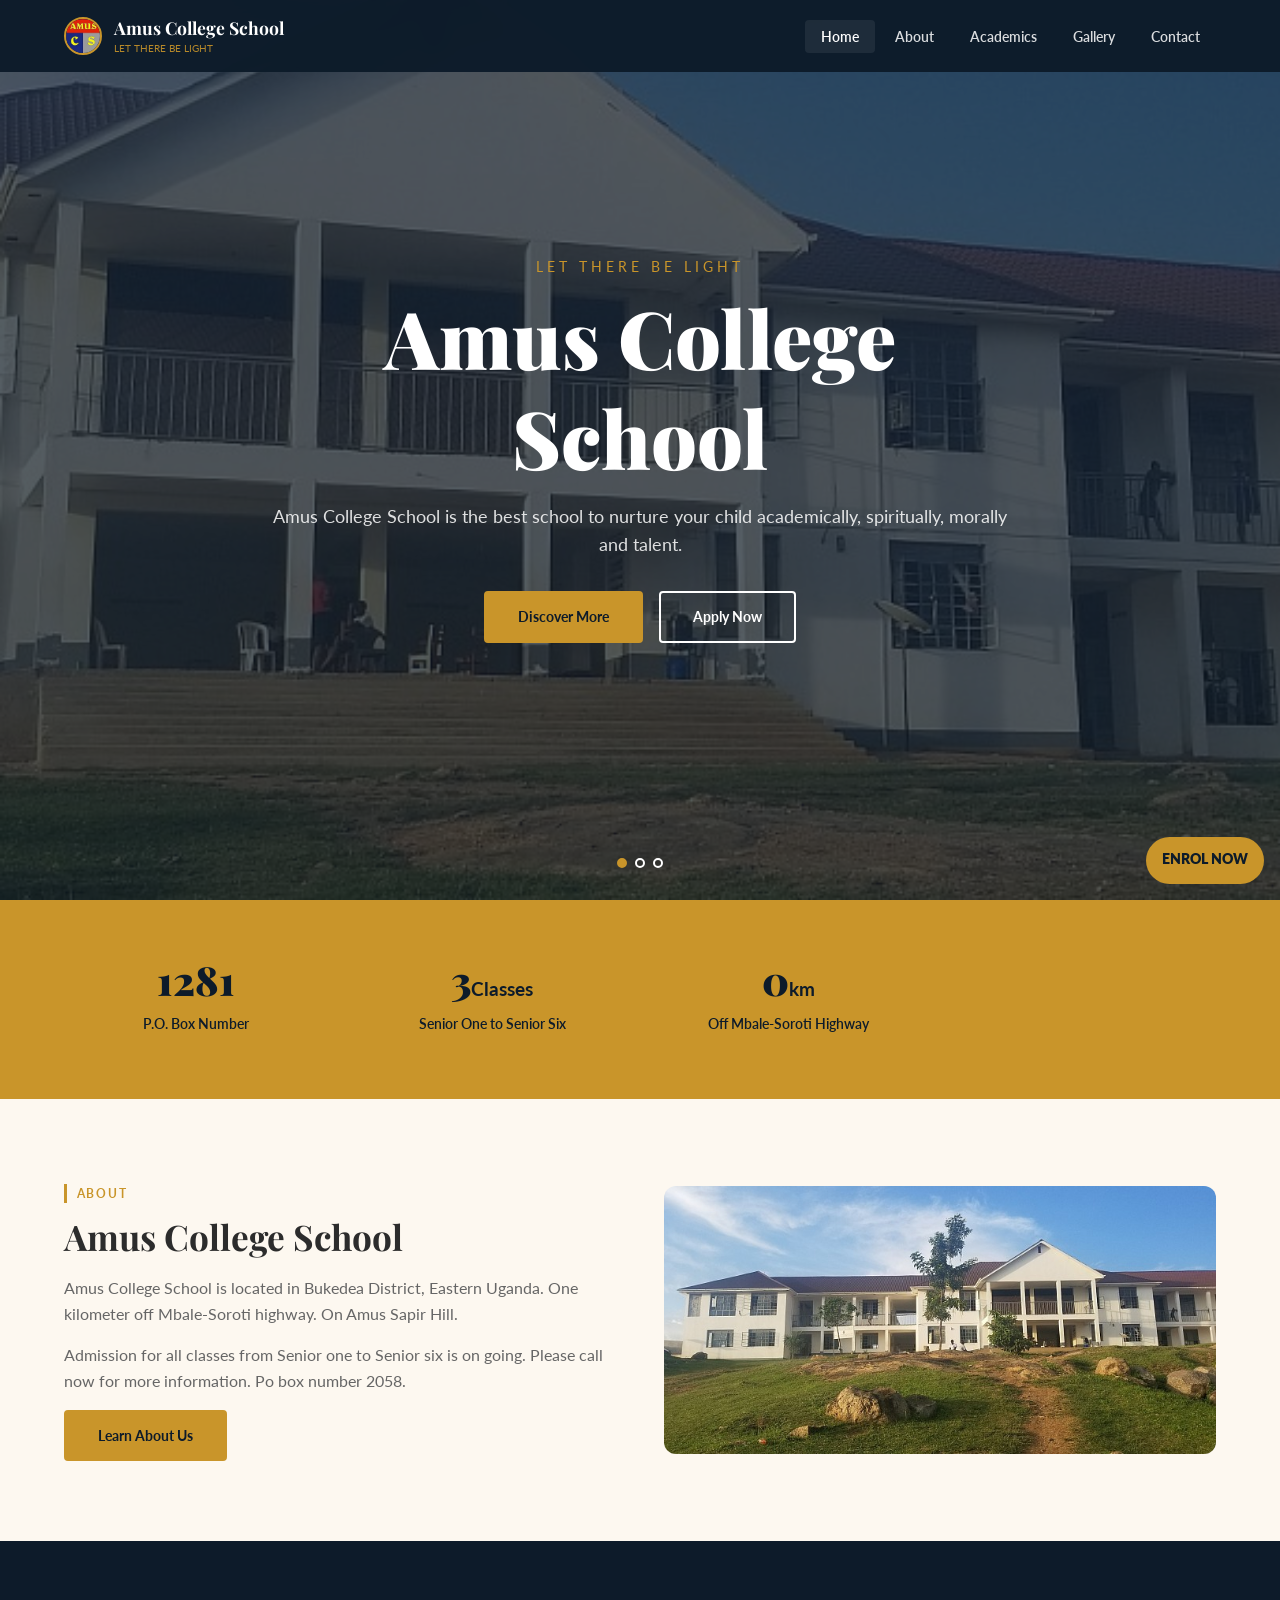
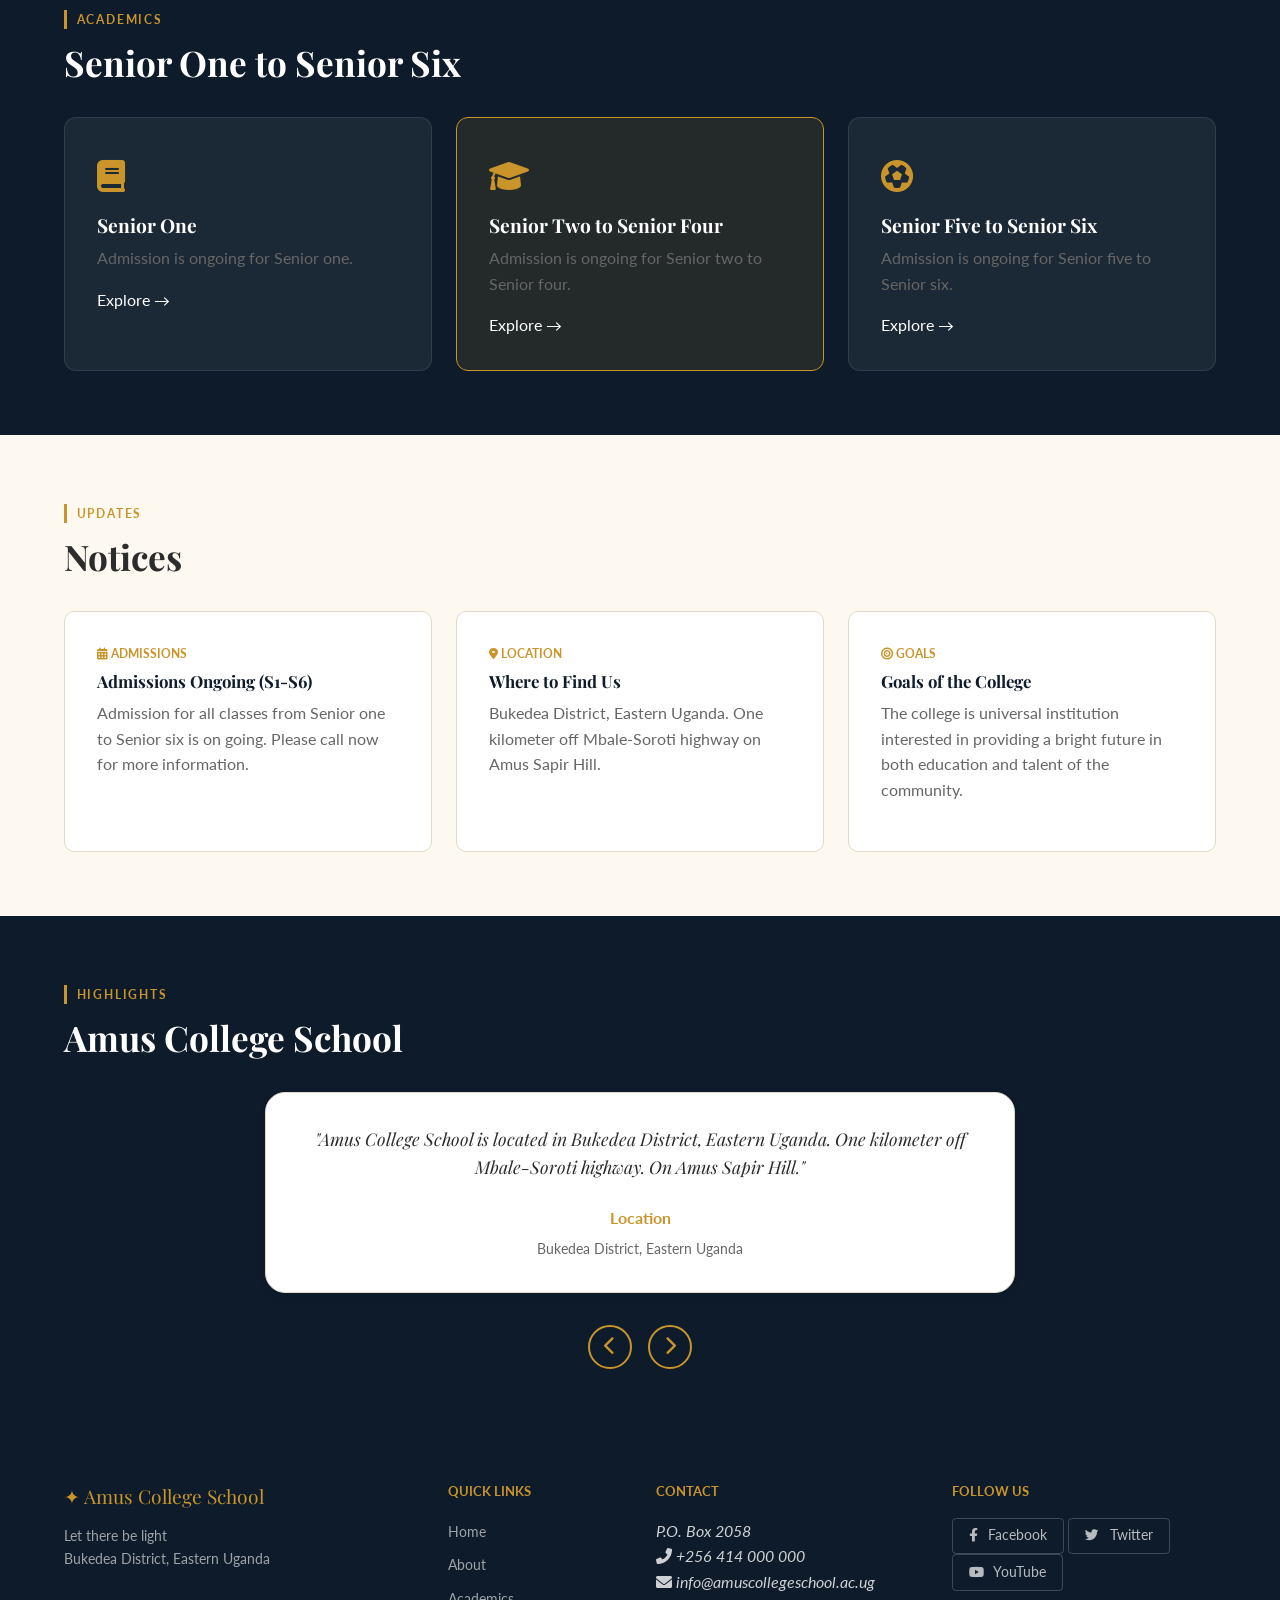
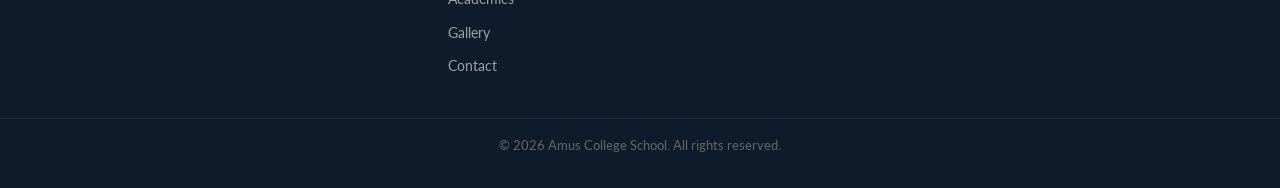
<file: index.html>
<!DOCTYPE html>
<html lang="en">
<head>
  <meta charset="UTF-8" />
  <meta name="viewport" content="width=device-width, initial-scale=1.0" />
  <title>Amus College School – Home</title>
  <!-- Google Fonts (matching main site) -->
  <link rel="preconnect" href="https://fonts.googleapis.com">
  <link rel="preconnect" href="https://fonts.gstatic.com" crossorigin>
  <link href="https://fonts.googleapis.com/css2?family=Playfair+Display:ital,wght@0,700;0,900;1,700&family=Lato:wght@400;600;700&display=swap" rel="stylesheet">
  <!-- Font Awesome 6 (free icons) -->
  <link rel="stylesheet" href="https://cdnjs.cloudflare.com/ajax/libs/font-awesome/6.0.0-beta3/css/all.min.css">
  <link rel="stylesheet" href="style.css" />
  <style>
    /* Additional inline styles for consistency (no changes to hamburger code) */
    .logo-block > div {
      display: flex;
      flex-direction: column;
      align-items: flex-start;
      line-height: 1.2;
    }
    .logo-name {
      margin-bottom: 0.1rem;
    }
    .logo-tag {
      font-size: 0.65rem;
      color: var(--gold);
      text-transform: uppercase;
      opacity: 0.9;
    }
    .card-icon, .val-icon {
      font-size: 2rem;
      margin-bottom: 0.75rem;
      color: var(--gold);
    }
    .card-icon i, .val-icon i {
      color: var(--gold);
    }
    .stat-num {
      font-family: 'Playfair Display', serif;
      font-size: 2.5rem;
      font-weight: 900;
      color: var(--navy);
    }
    .stat-unit {
      font-size: 1.2rem;
      font-weight: 700;
      color: var(--navy);
    }
    .hero-sub {
      font-size: 0.85rem;
      letter-spacing: 4px;
      text-transform: uppercase;
      color: var(--gold);
      margin-bottom: 0.5rem;
    }
    .social-btn i {
      margin-right: 0.4rem;
    }
    .testi-card {
      background: var(--white);
      border: 1px solid var(--border);
      border-radius: 20px;
      padding: 2rem;
      margin: 0 auto;
      text-align: center;
      box-shadow: 0 4px 12px rgba(0,0,0,0.05);
    }
    .testi-quote {
      font-family: 'Playfair Display', serif;
      font-size: 1.1rem;
      font-style: italic;
      color: var(--text);
      margin-bottom: 1.5rem;
    }
    .testi-author strong {
      display: block;
      color: var(--gold);
      font-weight: 700;
      margin-bottom: 0.25rem;
    }
    .testi-author span {
      color: var(--text-light);
      font-size: 0.85rem;
    }
    .testi-controls button {
      width: 44px;
      height: 44px;
      border-radius: 50%;
      border: 2px solid var(--gold);
      background: transparent;
      color: var(--gold);
      font-size: 1.2rem;
      cursor: pointer;
      transition: all 0.2s;
    }
    .testi-controls button:hover {
      background: var(--gold);
      color: var(--navy);
    }
  </style>
</head>
<body data-page-title="Home">

  <!-- HEADER / NAV: shared top navigation used across all pages -->
  <header id="main-header">
    <div class="header-inner">
      <div class="logo-block">
        <div class="logo-crest"><img src="images/sd_634c3c886d6c9.jpg" alt="Amus College School logo" /></div>
        <div>
          <span class="logo-name">Amus College School</span>
          <span class="logo-tag">Let there be light</span>
        </div>
      </div>
      <nav id="main-nav">
        <ul>
          <li><a href="index.html" class="nav-link active">Home</a></li>
          <li><a href="about.html" class="nav-link">About</a></li>
          <li><a href="academics.html" class="nav-link">Academics</a></li>
          <li><a href="gallery.html" class="nav-link">Gallery</a></li>
          <li><a href="contact.html" class="nav-link">Contact</a></li>
        </ul>
      </nav>
    </div>
  </header>
  <div class="mobile-top-bar">
    <div class="mobile-logo">
      <img src="images/sd_634c3c886d6c9.jpg" alt="Amus College School" />
      <span>Amus College School</span>
    </div>
    <button class="hamburger" id="hamburger" aria-label="Toggle menu">
      <span></span><span></span><span></span>
    </button>
  </div>

  <!-- HERO SLIDESHOW -->
  <section id="hero">
    <div class="slide active" style="background-image: url('images/sd_63274e34be51c.jpg')"></div>
    <div class="slide" style="background-image: url('images/sd_6327511ab705b.jpg')"></div>
    <div class="slide" style="background-image: url('images/sd_63275063d49a7.jpg')"></div>
    <div class="hero-overlay"></div>
    <div class="hero-content">
      <p class="hero-sub">LET THERE BE LIGHT</p>
      <h1 class="hero-title">Amus College School</h1>
      <p class="hero-desc">Amus College School is the best school to nurture your child academically, spiritually, morally and talent.</p>
      <div class="hero-btns">
        <a href="about.html" class="btn btn-primary">Discover More</a>
        <a href="contact.html#registration" class="btn btn-outline">Apply Now</a>
      </div>
    </div>
    <div class="slide-dots" id="slide-dots"></div>
  </section>

  <!-- STATS STRIP -->
  <section id="stats-strip">
    <div class="stats-inner">
      <div class="stat-item">
        <span class="stat-num" data-target="2058">0</span><span class="stat-unit"></span>
        <p>P.O. Box Number</p>
      </div>
      <div class="stat-item">
        <span class="stat-num" data-target="6">0</span><span class="stat-unit">Classes</span>
        <p>Senior One to Senior Six</p>
      </div>
      <div class="stat-item">
        <span class="stat-num" data-target="1">0</span><span class="stat-unit">km</span>
        <p>Off Mbale-Soroti Highway</p>
      </div>
    </div>
  </section>

  <!-- WELCOME SECTION -->
  <section id="welcome">
    <div class="container two-col">
      <div class="welcome-text">
        <span class="section-label">About</span>
        <h2>Amus College School</h2>
        <p>Amus College School is located in Bukedea District, Eastern Uganda. One kilometer off Mbale-Soroti highway. On Amus Sapir Hill.</p>
        <p>Admission for all classes from Senior one to Senior six is on going. Please call now for more information. Po box number 2058.</p>
        <a href="about.html" class="btn btn-primary">Learn About Us</a>
      </div>
      <div class="welcome-img-wrap">
        <img src="images/sd_63274c30bddf9.jpg" alt="Main block" class="welcome-img" />
      </div>
    </div>
  </section>

  <!-- PROGRAMS HIGHLIGHT (emojis replaced with Font Awesome icons) -->
  <section id="programs-highlight">
    <div class="container">
      <span class="section-label">Academics</span>
      <h2>Senior One to Senior Six</h2>
      <div class="program-cards">
        <article class="program-card">
          <div class="card-icon"><i class="fas fa-book"></i></div>
          <h3>Senior One</h3>
          <p>Admission is ongoing for Senior one.</p>
          <a href="academics.html" class="card-link">Explore →</a>
        </article>
        <article class="program-card featured-card">
          <div class="card-icon"><i class="fas fa-graduation-cap"></i></div>
          <h3>Senior Two to Senior Four</h3>
          <p>Admission is ongoing for Senior two to Senior four.</p>
          <a href="academics.html" class="card-link">Explore →</a>
        </article>
        <article class="program-card">
          <div class="card-icon"><i class="fas fa-futbol"></i></div>
          <h3>Senior Five to Senior Six</h3>
          <p>Admission is ongoing for Senior five to Senior six.</p>
          <a href="academics.html" class="card-link">Explore →</a>
        </article>
      </div>
    </div>
  </section>

  <!-- NEWS / ANNOUNCEMENTS -->
  <section id="news">
    <div class="container">
      <span class="section-label">Updates</span>
      <h2>Notices</h2>
      <div class="news-grid">
        <article class="news-card">
          <div class="news-date"><i class="fas fa-calendar-alt"></i> Admissions</div>
          <h4>Admissions Ongoing (S1-S6)</h4>
          <p>Admission for all classes from Senior one to Senior six is on going. Please call now for more information.</p>
        </article>
        <article class="news-card">
          <div class="news-date"><i class="fas fa-map-marker-alt"></i> Location</div>
          <h4>Where to Find Us</h4>
          <p>Bukedea District, Eastern Uganda. One kilometer off Mbale-Soroti highway on Amus Sapir Hill.</p>
        </article>
        <article class="news-card">
          <div class="news-date"><i class="fas fa-bullseye"></i> Goals</div>
          <h4>Goals of the College</h4>
          <p>The college is universal institution interested in providing a bright future in both education and talent of the community.</p>
        </article>
      </div>
    </div>
  </section>

  <!-- TESTIMONIALS / HIGHLIGHTS SECTION -->
  <section id="testimonials">
    <div class="container">
      <span class="section-label">Highlights</span>
      <h2>Amus College School</h2>
      <div class="testi-slider" id="testi-slider">
        <div class="testi-card active-testi">
          <p class="testi-quote">"Amus College School is located in Bukedea District, Eastern Uganda. One kilometer off Mbale-Soroti highway. On Amus Sapir Hill."</p>
          <div class="testi-author">
            <strong>Location</strong>
            <span>Bukedea District, Eastern Uganda</span>
          </div>
        </div>
        <div class="testi-card">
          <p class="testi-quote">"The college is universal institution interested in providing a bright future in both education and talent of the community."</p>
          <div class="testi-author">
            <strong>Goals of the College</strong>
            <span>Education and Talent Development</span>
          </div>
        </div>
        <div class="testi-card">
          <p class="testi-quote">"Admission for all classes from Senior one to Senior six is on going. please call now for more information. Po box number 2058."</p>
          <div class="testi-author">
            <strong>Admissions</strong>
            <span>Senior One to Senior Six</span>
          </div>
        </div>
      </div>
      <div class="testi-controls">
        <button id="testi-prev" aria-label="Previous"><i class="fas fa-chevron-left"></i></button>
        <button id="testi-next" aria-label="Next"><i class="fas fa-chevron-right"></i></button>
      </div>
    </div>
  </section>

  <!-- FOOTER (balanced with Font Awesome icons) -->
  <footer id="main-footer">
    <div class="footer-inner">
      <div class="footer-col">
        <div class="footer-logo">✦ Amus College School</div>
        <p>Let there be light<br />Bukedea District, Eastern Uganda</p>
      </div>
      <div class="footer-col">
        <h5>Quick Links</h5>
        <ul>
          <li><a href="index.html">Home</a></li>
          <li><a href="about.html">About</a></li>
          <li><a href="academics.html">Academics</a></li>
          <li><a href="gallery.html">Gallery</a></li>
          <li><a href="contact.html">Contact</a></li>
        </ul>
      </div>
      <div class="footer-col">
        <h5>Contact</h5>
        <address>
          P.O. Box 2058<br />
          <i class="fas fa-phone-alt"></i> +256 414 000 000<br />
          <i class="fas fa-envelope"></i> info@amuscollegeschool.ac.ug
        </address>
      </div>
      <div class="footer-col">
        <h5>Follow Us</h5>
        <div class="social-links">
          <a href="#" class="social-btn"><i class="fab fa-facebook-f"></i> Facebook</a>
          <a href="#" class="social-btn"><i class="fab fa-twitter"></i> Twitter</a>
          <a href="#" class="social-btn"><i class="fab fa-youtube"></i> YouTube</a>
        </div>
      </div>
    </div>
    <div class="footer-bottom">
      <p>&copy; 2026 Amus College School. All rights reserved.</p>
    </div>
  </footer>

  <!-- FLOATING CTA -->
  <a href="contact.html#registration" class="floating-enrol-btn">Enrol Now</a>

  <script src="main.js"></script>
</body>
</html>
</file>
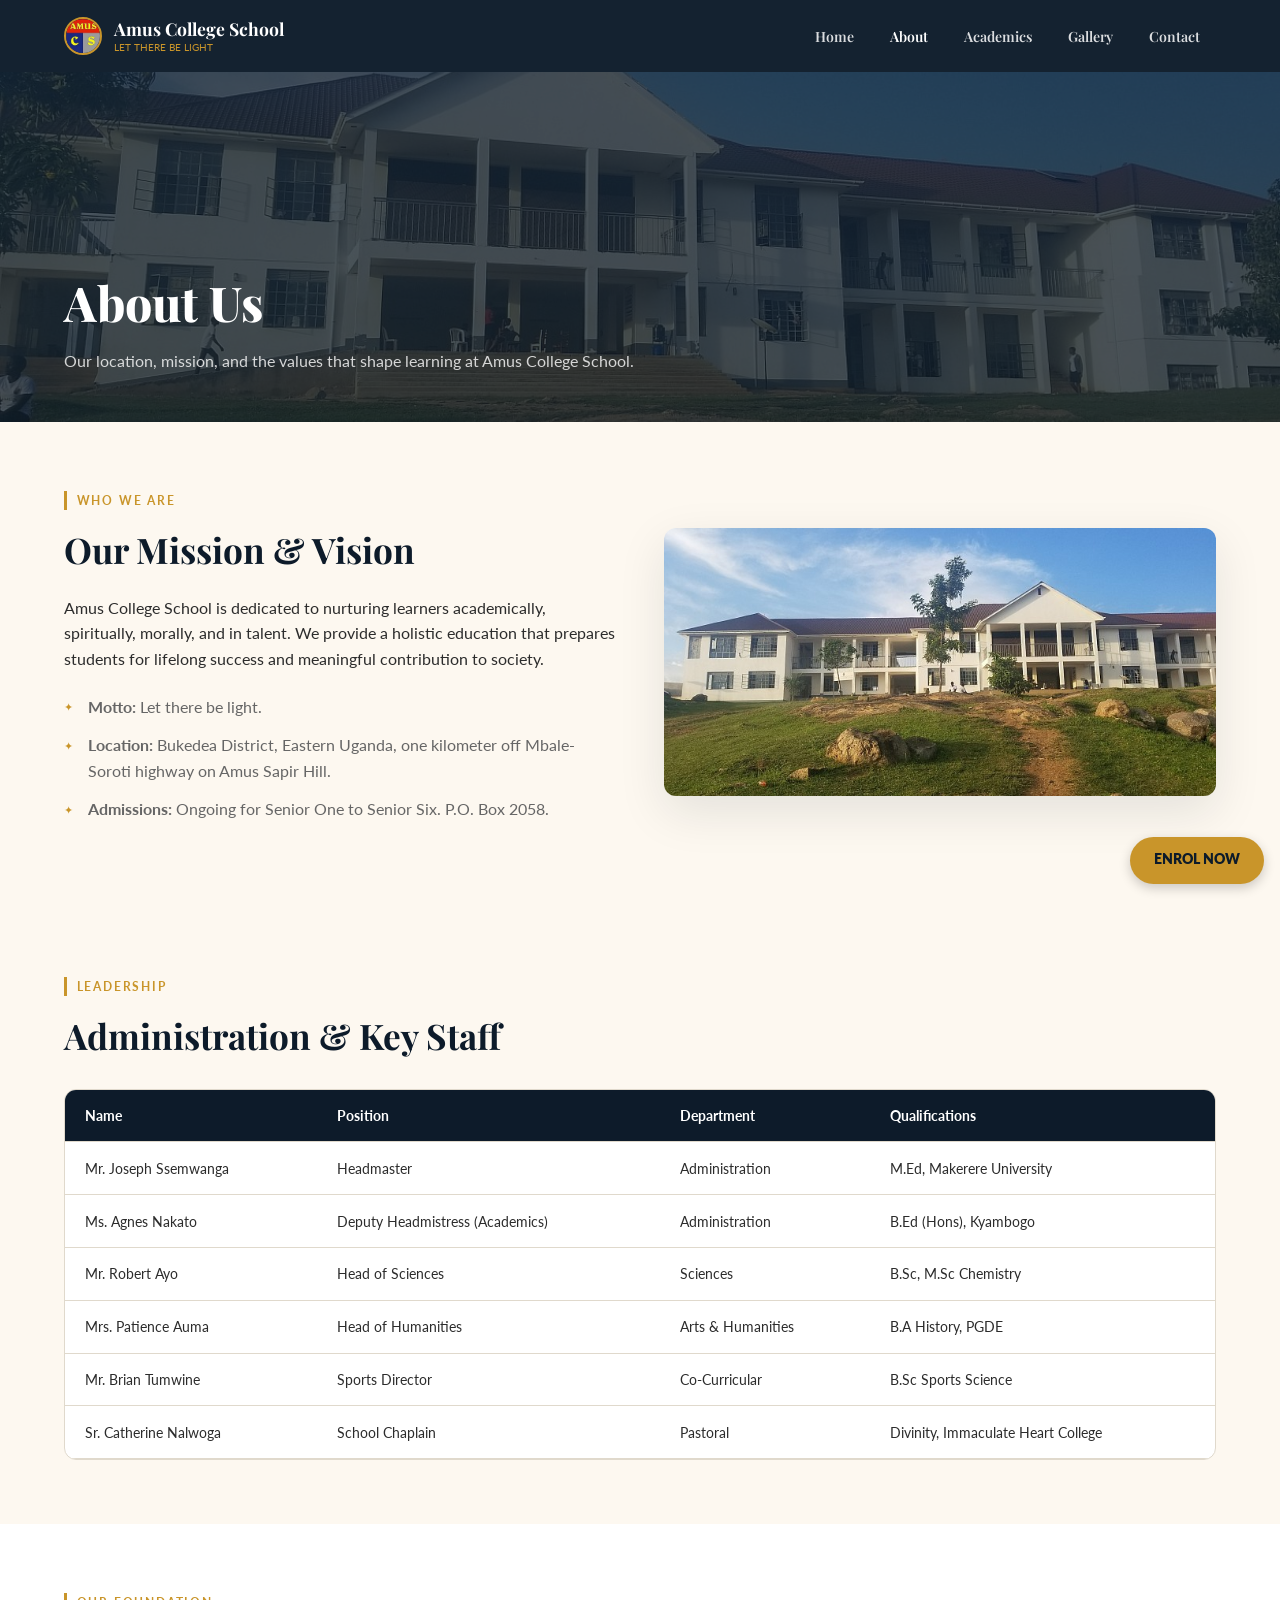
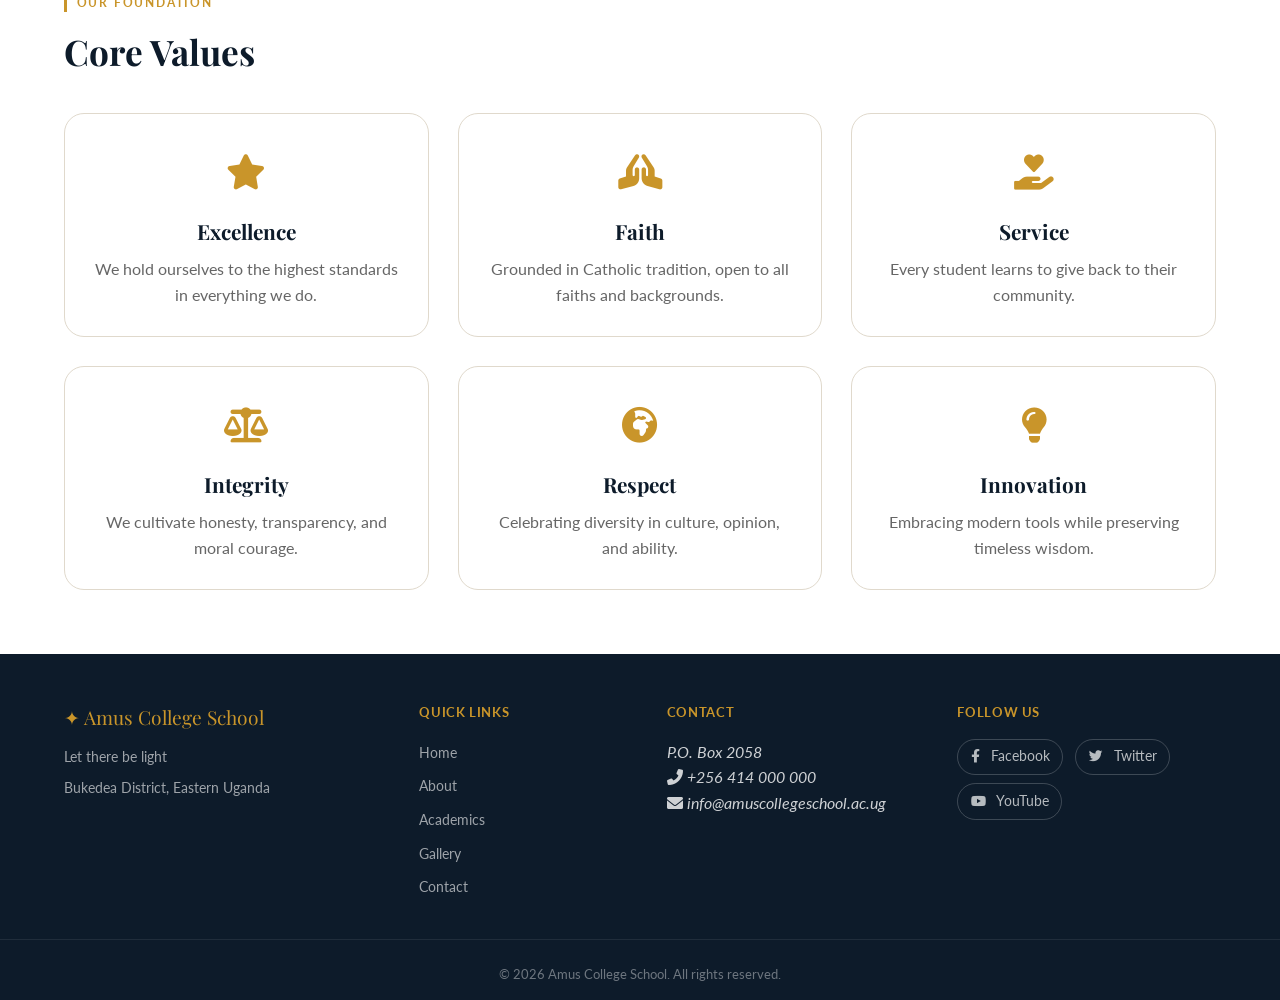
<file: about.html>
<!DOCTYPE html>
<html lang="en">
<head>
  <meta charset="UTF-8" />
  <meta name="viewport" content="width=device-width, initial-scale=1.0" />
  <title>Amus College School – About Us</title>
  <!-- Google Fonts -->
  <link rel="preconnect" href="https://fonts.googleapis.com">
  <link rel="preconnect" href="https://fonts.gstatic.com" crossorigin>
  <link href="https://fonts.googleapis.com/css2?family=Playfair+Display:ital,wght@0,700;0,900;1,700&family=Lato:wght@400;600;700&display=swap" rel="stylesheet">
  <!-- Font Awesome 6 -->
  <link rel="stylesheet" href="https://cdnjs.cloudflare.com/ajax/libs/font-awesome/6.0.0-beta3/css/all.min.css">
  <style>
    /* ---------- GLOBAL STYLES (matching main site) ---------- */
    :root {
      --navy: #0d1b2a;
      --gold: #c9952a;
      --gold-light: #f0c96a;
      --cream: #fdf8f0;
      --white: #ffffff;
      --text: #2c2c2c;
      --text-light: #666;
      --border: #e0d9cc;
      --light-bg: #f5f0e8;
      --header-h: 72px;
    }

    * {
      margin: 0;
      padding: 0;
      box-sizing: border-box;
    }

    body {
      font-family: 'Lato', sans-serif;
      color: var(--text);
      background: var(--cream);
      line-height: 1.6;
    }

    h1, h2, h3, h4, .logo-name, .nav-link {
      font-family: 'Playfair Display', serif;
    }

    .container {
      max-width: 1200px;
      margin: 0 auto;
      padding: 0 1.5rem;
    }

    .section-pad {
      padding: 4rem 0;
    }

    .section-label {
      display: inline-block;
      text-transform: uppercase;
      letter-spacing: 0.15em;
      font-size: 0.75rem;
      font-weight: 700;
      color: var(--gold);
      border-left: 3px solid var(--gold);
      padding-left: 0.6rem;
      margin-bottom: 0.75rem;
    }

    h2 {
      font-size: clamp(1.5rem, 3vw, 2.2rem);
      margin-bottom: 1rem;
      color: var(--navy);
    }

    .two-col {
      display: grid;
      grid-template-columns: 1fr 1fr;
      gap: 3rem;
      align-items: center;
    }

    .styled-list {
      list-style: none;
      margin: 1rem 0;
    }
    .styled-list li {
      padding: 0.4rem 0 0.4rem 1.5rem;
      position: relative;
      color: var(--text-light);
    }
    .styled-list li::before {
      content: '✦';
      position: absolute;
      left: 0;
      color: var(--gold);
      font-size: 0.7rem;
      top: 0.7rem;
    }

    .welcome-img {
      border-radius: 12px;
      width: 100%;
      object-fit: cover;
      box-shadow: 0 16px 48px rgba(13,27,42,0.1);
    }

    /* Table styles */
    .table-wrap {
      overflow-x: auto;
      border-radius: 12px;
      margin-top: 1.5rem;
      background: var(--white);
      border: 1px solid var(--border);
    }
    .staff-table {
      width: 100%;
      border-collapse: collapse;
      font-size: 0.9rem;
    }
    .staff-table thead tr {
      background: var(--navy);
      color: var(--white);
    }
    .staff-table th, .staff-table td {
      padding: 0.9rem 1.25rem;
      text-align: left;
      border-bottom: 1px solid var(--border);
    }
    .staff-table th {
      font-weight: 700;
    }
    .staff-table tbody tr:hover {
      background: rgba(201,149,42,0.05);
    }

    /* Values grid (cards) */
    .values-grid {
      display: grid;
      grid-template-columns: repeat(auto-fit, minmax(280px, 1fr));
      gap: 1.8rem;
      margin-top: 2rem;
    }
    .value-card {
      background: var(--white);
      border: 1px solid var(--border);
      border-radius: 20px;
      padding: 1.8rem;
      text-align: center;
      transition: transform 0.2s ease;
    }
    .value-card:hover {
      transform: translateY(-5px);
      border-color: var(--gold-light);
    }
    .val-icon {
      font-size: 2.2rem;
      margin-bottom: 1rem;
      display: block;
      color: var(--gold);
    }
    .value-card h4 {
      font-size: 1.3rem;
      margin-bottom: 0.5rem;
      color: var(--navy);
    }
    .value-card p {
      color: var(--text-light);
    }

    /* Header & Navigation */
    #main-header {
      position: fixed;
      top: 0; left: 0; right: 0;
      z-index: 1000;
      height: var(--header-h);
      background: rgba(13, 27, 42, 0.97);
      backdrop-filter: blur(8px);
    }
    .header-inner {
      max-width: 1200px;
      margin: 0 auto;
      padding: 0 1.5rem;
      height: 100%;
      display: flex;
      align-items: center;
      justify-content: space-between;
    }
    .logo-block { display: flex; align-items: center; gap: 0.75rem; }
    .logo-crest { width: 38px; height: 38px; border-radius: 50%; border: 2px solid var(--gold); display: grid; place-items: center; }
    .logo-crest img { width: 100%; height: 100%; object-fit: cover; border-radius: 50%; }
    .logo-name { font-size: 1.1rem; font-weight: 700; color: var(--white); margin-bottom: 0.1rem; }
    .logo-tag { font-size: 0.65rem; color: var(--gold); text-transform: uppercase; display: inline-block; }
    .logo-block > div {
      display: flex;
      flex-direction: column;
      align-items: flex-start;
      line-height: 1.2;
    }
    #main-nav ul { display: flex; align-items: center; gap: 0.25rem; list-style: none; }
    .nav-link { padding: 0.5rem 1rem; color: rgba(255,255,255,0.85); font-size: 0.88rem; font-weight: 600; text-decoration: none; }
    .nav-link:hover, .nav-link.active { color: var(--white); }
    .hamburger { display: none; flex-direction: column; justify-content: center; gap: 5px; background: var(--navy); border: 1px solid var(--gold); cursor: pointer; position: fixed; right: 1rem; top: 1.1rem; z-index: 1001; width: 44px; height: 44px; border-radius: 4px; }
    .hamburger span { display: block; width: 24px; height: 2px; background: var(--white); margin: 0 auto; }

    /* Page Banner */
    .page-banner {
      position: relative;
      height: 350px;
      display: flex;
      align-items: flex-end;
      padding-bottom: 3rem;
      background-size: cover;
      background-position: center;
      margin-top: var(--header-h);
    }
    .banner-overlay {
      position: absolute;
      inset: 0;
      background: rgba(13,27,42,0.75);
    }
    .banner-content {
      position: relative;
      z-index: 1;
      padding: 0 1.5rem;
      max-width: 1200px;
      margin: 0 auto;
      width: 100%;
    }
    .banner-content h1 {
      color: var(--white);
      font-size: clamp(2rem, 5vw, 3rem);
      font-weight: 800;
    }
    .banner-content p {
      color: rgba(255,255,255,0.8);
      margin-top: 0.5rem;
    }

    /* Footer */
    #main-footer {
      background: var(--navy);
      color: rgba(255,255,255,0.8);
      padding: 3rem 0 0;
    }
    .footer-inner {
      max-width: 1200px;
      margin: 0 auto;
      padding: 0 1.5rem 2rem;
      display: grid;
      grid-template-columns: 1.5fr 1fr 1.2fr 1.2fr;
      gap: 2rem;
    }
    .footer-logo {
      font-family: 'Playfair Display', serif;
      font-size: 1.2rem;
      color: var(--gold);
      margin-bottom: 0.75rem;
    }
    .footer-col p { font-size: 0.9rem; color: rgba(255,255,255,0.6); margin-bottom: 0.5rem; }
    .footer-col h5 { font-size: 0.8rem; font-weight: 700; text-transform: uppercase; color: var(--gold); margin-bottom: 1rem; letter-spacing: 0.05em; }
    .footer-col ul { list-style: none; }
    .footer-col ul li { margin-bottom: 0.5rem; }
    .footer-col ul a { color: rgba(255,255,255,0.6); text-decoration: none; font-size: 0.9rem; transition: color 0.2s; }
    .footer-col ul a:hover { color: var(--gold); }
    .social-links .social-btn {
      display: inline-block;
      padding: 0.4rem 0.8rem;
      margin-right: 0.5rem;
      margin-bottom: 0.5rem;
      border: 1px solid rgba(255,255,255,0.2);
      border-radius: 40px;
      color: rgba(255,255,255,0.7);
      font-size: 0.85rem;
      text-decoration: none;
      transition: all 0.2s;
    }
    .social-links .social-btn i {
      margin-right: 0.4rem;
    }
    .social-links .social-btn:hover {
      background: var(--gold);
      border-color: var(--gold);
      color: var(--navy);
    }
    .footer-bottom {
      border-top: 1px solid rgba(255,255,255,0.08);
      padding: 1.5rem 1.5rem 1rem;
      text-align: center;
      font-size: 0.8rem;
      color: rgba(255,255,255,0.4);
    }

    /* Floating CTA */
    .floating-enrol-btn {
      position: fixed;
      right: 1rem; bottom: 1rem;
      z-index: 1200;
      background: var(--gold);
      color: var(--navy);
      font-weight: 800;
      font-size: 0.85rem;
      text-transform: uppercase;
      padding: 0.8rem 1.5rem;
      border-radius: 999px;
      text-decoration: none;
      box-shadow: 0 4px 12px rgba(0,0,0,0.2);
      transition: background 0.2s;
    }
    .floating-enrol-btn:hover {
      background: var(--gold-light);
    }

    /* ========== MOBILE HEADER FIX – Far left logo, far right hamburger ========== */
    @media (max-width: 768px) {
      #main-header {
        display: flex !important;
        height: var(--header-h) !important;
        background: var(--navy) !important;
        backdrop-filter: none !important;
        position: fixed;
        top: 0;
        left: 0;
        right: 0;
        z-index: 1000;
      }
      .header-inner {
        display: flex;
        align-items: center;
        justify-content: space-between;
        width: 100%;
        padding: 0 1.5rem;
      }
      .logo-block {
        flex: 0 0 auto;
      }
      .hamburger {
        display: flex !important;
        position: relative !important;
        right: auto !important;
        top: auto !important;
        margin-left: auto;
        order: 2;
      }
      #main-nav {
        position: fixed;
        top: var(--header-h);
        left: 0;
        right: 0;
        background: var(--navy);
        padding: 1rem 1.5rem;
        transform: translateY(-200%);
        transition: transform 0.3s ease;
        z-index: 999;
      }
      #main-nav.open {
        transform: translateY(0);
        display: block !important;
      }
      #main-nav ul {
        flex-direction: column;
        gap: 0;
      }
      .nav-link {
        display: block;
        padding: 0.75rem 0;
        border-bottom: 1px solid rgba(255,255,255,0.07);
      }
      .two-col {
        grid-template-columns: 1fr;
        gap: 2rem;
      }
      .footer-inner {
        grid-template-columns: 1fr;
        gap: 1.5rem;
      }
      .page-banner {
        height: 250px;
      }
    }

    /* Scroll reveal animation */
    .value-card, .staff-table, .welcome-img {
      opacity: 0;
      transform: translateY(20px);
      transition: opacity 0.5s ease, transform 0.5s ease;
    }
    .animate-in {
      opacity: 1 !important;
      transform: translateY(0) !important;
    }
  </style>
</head>
<body data-page-title="About">

  <!-- HEADER / NAV -->
  <header id="main-header">
    <div class="header-inner">
      <div class="logo-block">
        <div class="logo-crest"><img src="images/sd_634c3c886d6c9.jpg" alt="Amus College School logo" /></div>
        <div>
          <span class="logo-name">Amus College School</span>
          <span class="logo-tag">Let there be light</span>
        </div>
      </div>
      <nav id="main-nav">
        <ul>
          <li><a href="index.html" class="nav-link">Home</a></li>
          <li><a href="about.html" class="nav-link active">About</a></li>
          <li><a href="academics.html" class="nav-link">Academics</a></li>
          <li><a href="gallery.html" class="nav-link">Gallery</a></li>
          <li><a href="contact.html" class="nav-link">Contact</a></li>
        </ul>
      </nav>
      <button class="hamburger" id="hamburger" aria-label="Toggle menu">
        <span></span><span></span><span></span>
      </button>
    </div>
  </header>

  <!-- PAGE BANNER -->
  <section class="page-banner" style="background-image: url('images/sd_63274e34be51c.jpg')">
    <div class="banner-overlay"></div>
    <div class="banner-content">
      <h1>About Us</h1>
      <p>Our location, mission, and the values that shape learning at Amus College School.</p>
    </div>
  </section>

  <!-- MISSION & VISION -->
  <section class="section-pad">
    <div class="container two-col">
      <div>
        <span class="section-label">Who We Are</span>
        <h2>Our Mission &amp; Vision</h2>
        <p>Amus College School is dedicated to nurturing learners academically, spiritually, morally, and in talent. We provide a holistic education that prepares students for lifelong success and meaningful contribution to society.</p>
        <ul class="styled-list">
          <li><strong>Motto:</strong> Let there be light.</li>
          <li><strong>Location:</strong> Bukedea District, Eastern Uganda, one kilometer off Mbale-Soroti highway on Amus Sapir Hill.</li>
          <li><strong>Admissions:</strong> Ongoing for Senior One to Senior Six. P.O. Box 2058.</li>
        </ul>
      </div>
      <div class="welcome-img-wrap">
        <img src="images/sd_63274c30bddf9.jpg" alt="School main building" class="welcome-img" />
      </div>
    </div>
  </section>

  <!-- STAFF TABLE: Leadership -->
  <section class="section-pad">
    <div class="container">
      <span class="section-label">Leadership</span>
      <h2>Administration &amp; Key Staff</h2>
      <div class="table-wrap">
        <table class="staff-table">
          <thead>
            <tr><th>Name</th><th>Position</th><th>Department</th><th>Qualifications</th></tr>
          </thead>
          <tbody>
            <tr><td>Mr. Joseph Ssemwanga</td><td>Headmaster</td><td>Administration</td><td>M.Ed, Makerere University</td></tr>
            <tr><td>Ms. Agnes Nakato</td><td>Deputy Headmistress (Academics)</td><td>Administration</td><td>B.Ed (Hons), Kyambogo</td></tr>
            <tr><td>Mr. Robert Ayo</td><td>Head of Sciences</td><td>Sciences</td><td>B.Sc, M.Sc Chemistry</td></tr>
            <tr><td>Mrs. Patience Auma</td><td>Head of Humanities</td><td>Arts & Humanities</td><td>B.A History, PGDE</td></tr>
            <tr><td>Mr. Brian Tumwine</td><td>Sports Director</td><td>Co-Curricular</td><td>B.Sc Sports Science</td></tr>
            <tr><td>Sr. Catherine Nalwoga</td><td>School Chaplain</td><td>Pastoral</td><td>Divinity, Immaculate Heart College</td></tr>
          </tbody>
        </table>
      </div>
    </div>
  </section>

  <!-- CORE VALUES SECTION – WHITE BACKGROUND -->
  <section class="section-pad" style="background: var(--white);">
    <div class="container">
      <span class="section-label">Our Foundation</span>
      <h2>Core Values</h2>
      <div class="values-grid">
        <div class="value-card"><div class="val-icon"><i class="fas fa-star"></i></div><h4>Excellence</h4><p>We hold ourselves to the highest standards in everything we do.</p></div>
        <div class="value-card"><div class="val-icon"><i class="fas fa-hands-praying"></i></div><h4>Faith</h4><p>Grounded in Catholic tradition, open to all faiths and backgrounds.</p></div>
        <div class="value-card"><div class="val-icon"><i class="fas fa-hand-holding-heart"></i></div><h4>Service</h4><p>Every student learns to give back to their community.</p></div>
        <div class="value-card"><div class="val-icon"><i class="fas fa-balance-scale"></i></div><h4>Integrity</h4><p>We cultivate honesty, transparency, and moral courage.</p></div>
        <div class="value-card"><div class="val-icon"><i class="fas fa-globe-africa"></i></div><h4>Respect</h4><p>Celebrating diversity in culture, opinion, and ability.</p></div>
        <div class="value-card"><div class="val-icon"><i class="fas fa-lightbulb"></i></div><h4>Innovation</h4><p>Embracing modern tools while preserving timeless wisdom.</p></div>
      </div>
    </div>
  </section>

  <!-- FOOTER -->
  <footer id="main-footer">
    <div class="footer-inner">
      <div class="footer-col">
        <div class="footer-logo">✦ Amus College School</div>
        <p>Let there be light</p>
        <p>Bukedea District, Eastern Uganda</p>
      </div>
      <div class="footer-col">
        <h5>Quick Links</h5>
        <ul>
          <li><a href="index.html">Home</a></li>
          <li><a href="about.html">About</a></li>
          <li><a href="academics.html">Academics</a></li>
          <li><a href="gallery.html">Gallery</a></li>
          <li><a href="contact.html">Contact</a></li>
        </ul>
      </div>
      <div class="footer-col">
        <h5>Contact</h5>
        <address>
          P.O. Box 2058<br />
          <i class="fas fa-phone-alt"></i> +256 414 000 000<br />
          <i class="fas fa-envelope"></i> info@amuscollegeschool.ac.ug
        </address>
      </div>
      <div class="footer-col">
        <h5>Follow Us</h5>
        <div class="social-links">
          <a href="#" class="social-btn"><i class="fab fa-facebook-f"></i> Facebook</a>
          <a href="#" class="social-btn"><i class="fab fa-twitter"></i> Twitter</a>
          <a href="#" class="social-btn"><i class="fab fa-youtube"></i> YouTube</a>
        </div>
      </div>
    </div>
    <div class="footer-bottom">
      <p>&copy; 2026 Amus College School. All rights reserved.</p>
    </div>
  </footer>

  <a href="contact.html#registration" class="floating-enrol-btn">Enrol Now</a>

  <script>
    (function() {
      // Brand injection
      const brand = { name: 'Amus College School', tagline: 'Let there be light' };
      const logoNameEls = document.querySelectorAll('.logo-name');
      const logoTags = document.querySelectorAll('.logo-tag');
      const footerLogo = document.querySelector('.footer-logo');
      logoNameEls.forEach(el => el.textContent = brand.name);
      logoTags.forEach(el => el.textContent = brand.tagline);
      if (footerLogo) footerLogo.innerHTML = `✦ ${brand.name}`;
      
      // Page title
      const pageTitle = document.body.getAttribute('data-page-title');
      if (pageTitle) document.title = `${brand.name} – ${pageTitle}`;

      // Header scroll shadow
      const header = document.getElementById('main-header');
      if (header) {
        window.addEventListener('scroll', () => {
          header.style.boxShadow = window.scrollY > 30 ? '0 4px 24px rgba(0,0,0,0.4)' : '';
        });
      }

      // Hamburger menu
      const hamburger = document.getElementById('hamburger');
      const mainNav = document.getElementById('main-nav');
      if (hamburger && mainNav) {
        hamburger.addEventListener('click', () => {
          const isOpen = mainNav.classList.toggle('open');
          hamburger.setAttribute('aria-expanded', isOpen);
          const spans = hamburger.querySelectorAll('span');
          if (isOpen) {
            spans[0].style.transform = 'rotate(45deg) translate(5px, 5px)';
            spans[1].style.opacity = '0';
            spans[2].style.transform = 'rotate(-45deg) translate(5px, -5px)';
          } else {
            spans.forEach(s => { s.style.transform = ''; s.style.opacity = ''; });
          }
        });
        mainNav.querySelectorAll('.nav-link').forEach(link => {
          link.addEventListener('click', () => {
            mainNav.classList.remove('open');
            hamburger.setAttribute('aria-expanded', 'false');
            hamburger.querySelectorAll('span').forEach(s => { s.style.transform = ''; s.style.opacity = ''; });
          });
        });
      }

      // Scroll reveal animation
      const animatedElements = document.querySelectorAll('.value-card, .staff-table, .welcome-img');
      const observer = new IntersectionObserver((entries) => {
        entries.forEach(entry => {
          if (entry.isIntersecting) {
            entry.target.classList.add('animate-in');
            observer.unobserve(entry.target);
          }
        });
      }, { threshold: 0.1 });
      animatedElements.forEach(el => observer.observe(el));
    })();
  </script>
</body>
</html>
</file>
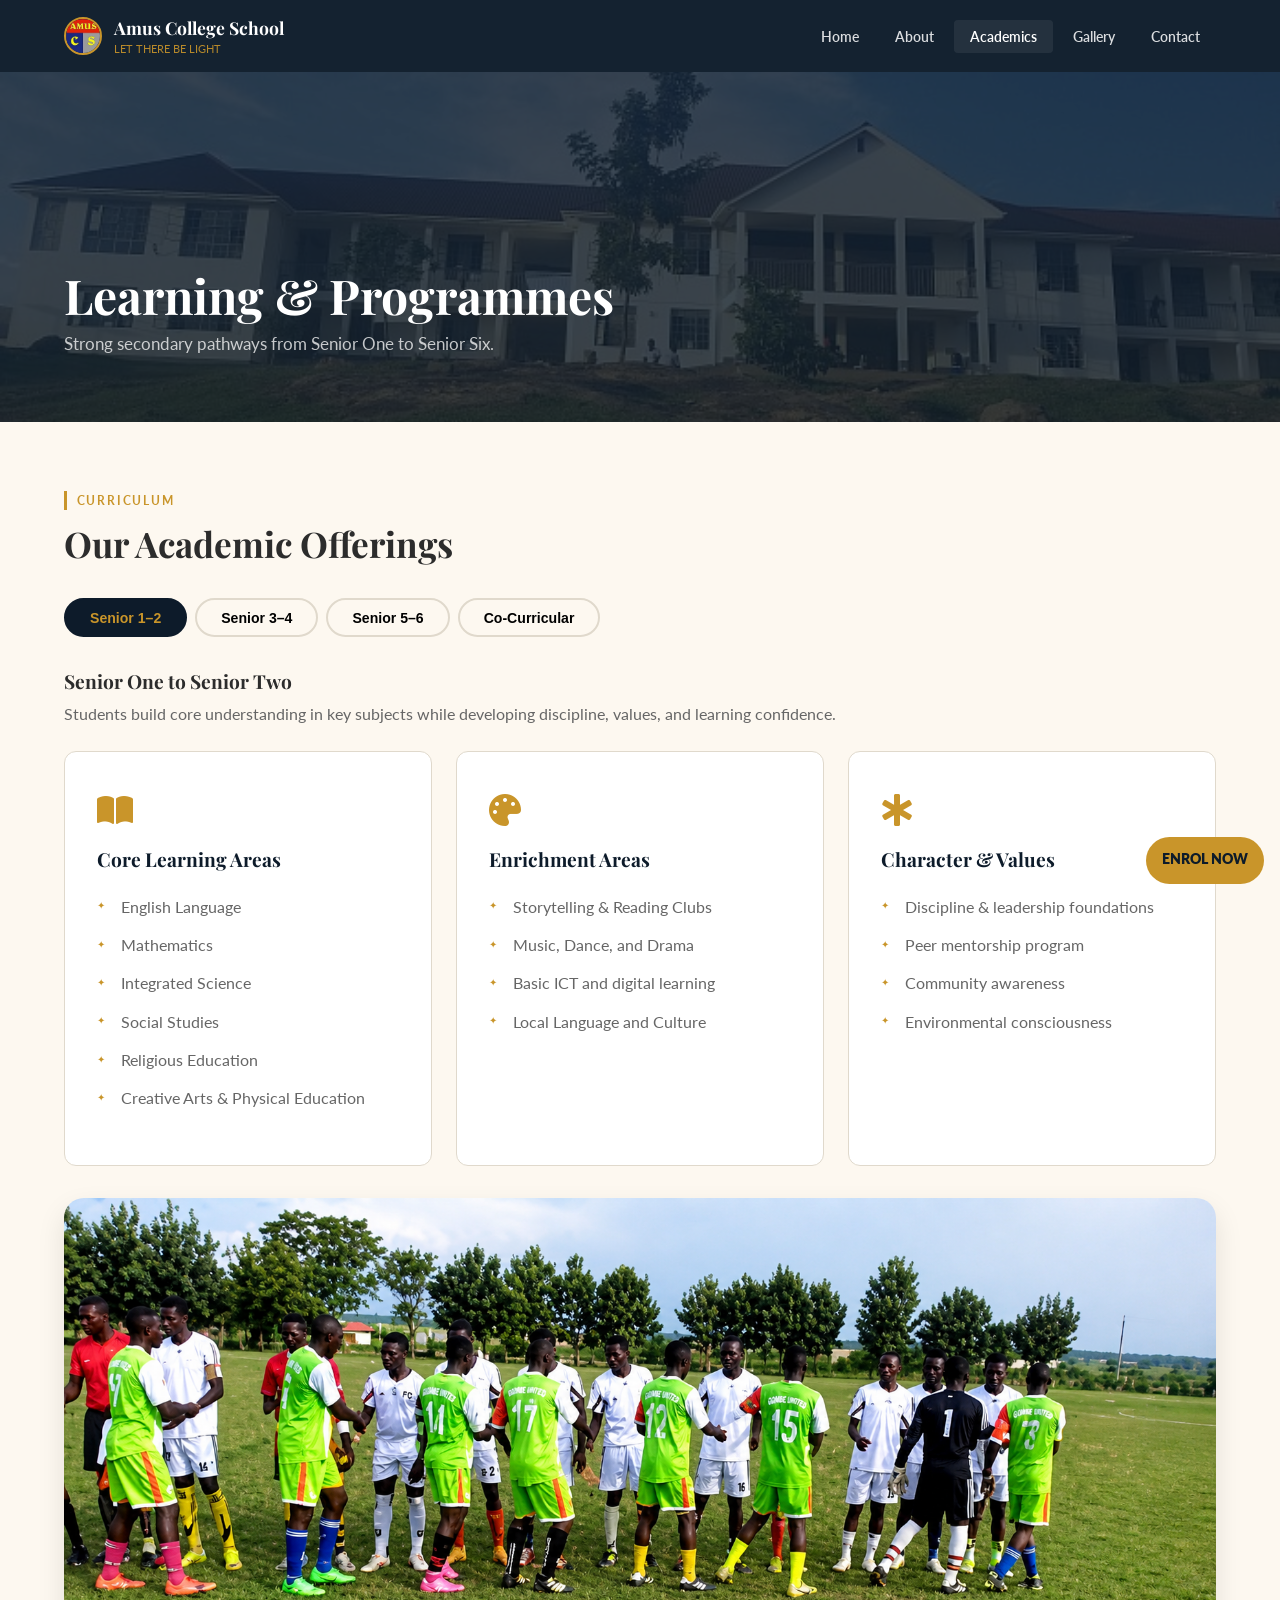
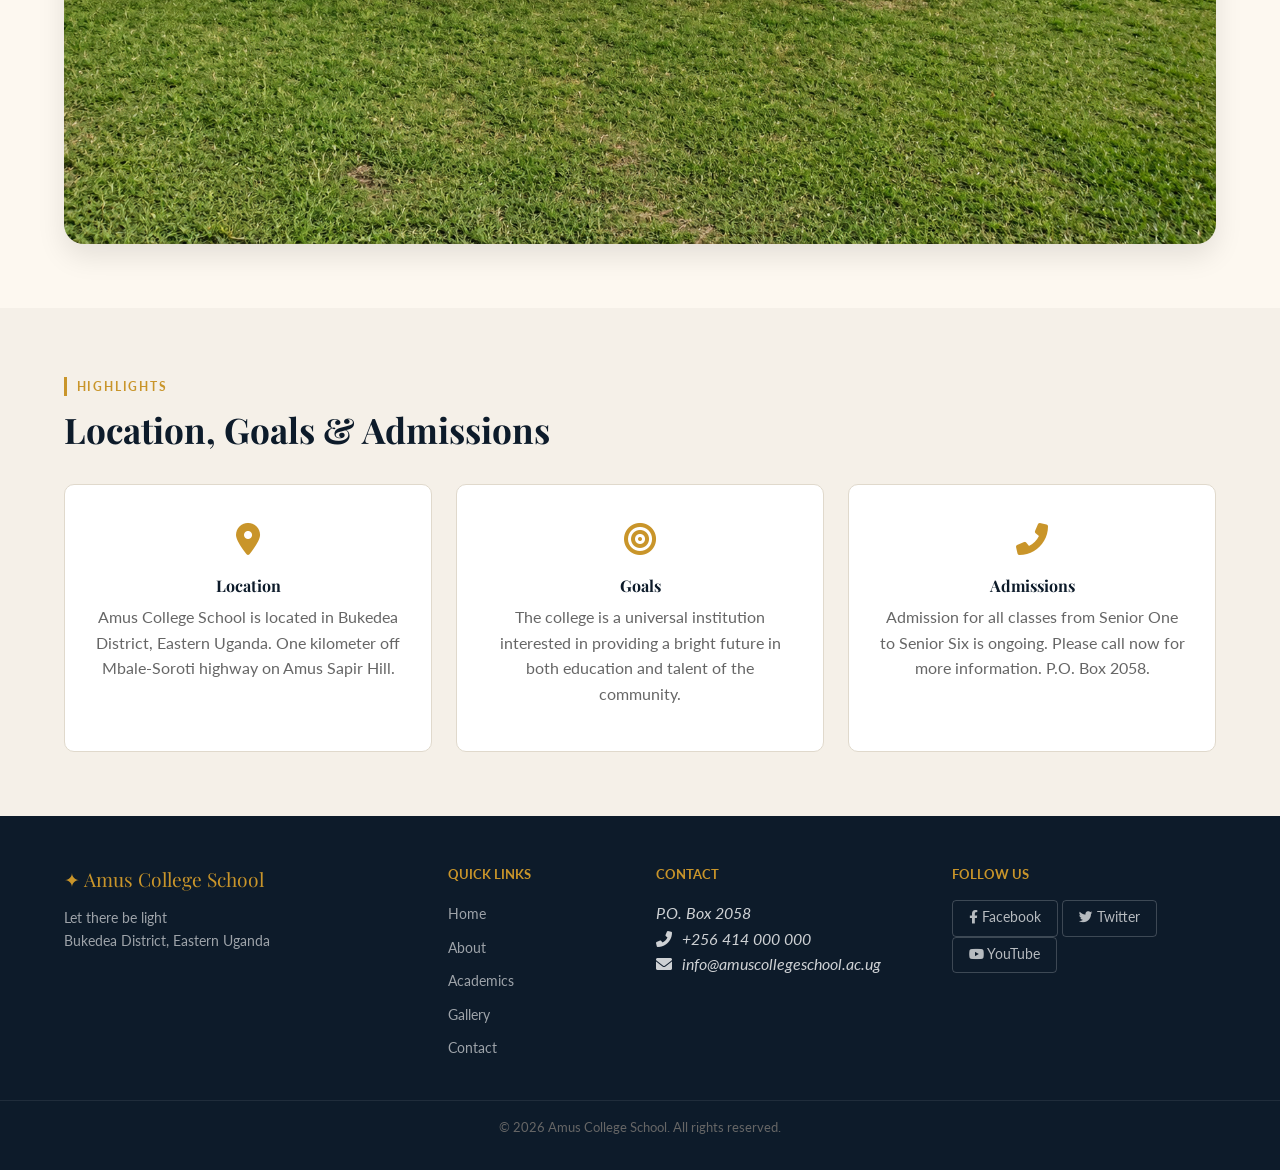
<file: academics.html>
<!DOCTYPE html>
<html lang="en">
<head>
  <meta charset="UTF-8" />
  <meta name="viewport" content="width=device-width, initial-scale=1.0" />
  <title>Amus College School – Academics</title>
  <link rel="preconnect" href="https://fonts.googleapis.com">
  <link rel="preconnect" href="https://fonts.gstatic.com" crossorigin>
  <link href="https://fonts.googleapis.com/css2?family=Playfair+Display:ital,wght@0,700;0,900;1,700&family=Lato:wght@400;600;700&display=swap" rel="stylesheet">
  <!-- Font Awesome 6 -->
  <link rel="stylesheet" href="https://cdnjs.cloudflare.com/ajax/libs/font-awesome/6.0.0-beta3/css/all.min.css">
  <link rel="stylesheet" href="style.css" />
  <style>
    /*
     * Page-specific fixes — do not edit style.css for these.
     */

    /* FIX 1: Mobile nav — Far left logo, far right hamburger */
    @media (max-width: 768px) {
      #main-header {
        display: flex !important;
        height: var(--header-h) !important;
        background: var(--navy) !important;
        backdrop-filter: none !important;
        position: fixed;
        top: 0;
        left: 0;
        right: 0;
        z-index: 1000;
      }
      .header-inner {
        display: flex;
        align-items: center;
        justify-content: space-between;
        width: 100%;
        padding: 0 1.5rem;
      }
      .logo-block {
        flex: 0 0 auto;
      }
      .hamburger {
        display: flex !important;
        position: relative !important;
        right: auto !important;
        top: auto !important;
        margin-left: auto;
        order: 2;
      }
      #main-nav {
        position: fixed;
        top: var(--header-h);
        left: 0;
        right: 0;
        background: var(--navy);
        padding: 1rem 1.5rem;
        transform: translateY(-200%);
        transition: transform 0.3s ease;
        z-index: 999;
      }
      #main-nav.open {
        transform: translateY(0);
        display: block !important;
      }
      #main-nav ul {
        flex-direction: column;
        gap: 0;
      }
      .nav-link {
        display: block;
        padding: 0.75rem 0;
        border-bottom: 1px solid rgba(255,255,255,0.07);
      }
      /* Hide the desktop nav on mobile (it's already hidden by global, but ensure) */
      #main-nav:not(.open) {
        display: block; /* needed for transform, but content is off-screen */
      }
    }

    /* FIX 2: value-card contrast on light backgrounds. */
    .section-light .value-card {
      background: var(--white);
      border: 1px solid var(--border);
      color: var(--text);
    }
    .section-light .value-card h4 { color: var(--navy); }
    .section-light .value-card p  { color: var(--text-light); }

    /* FIX 3: program-cards on light background – ALL CARDS WHITE */
    .program-card {
      background: var(--white);
      border: 1px solid var(--border);
      color: var(--text);
    }
    .program-card h3 { color: var(--navy); }
    
    .featured-card {
      background: var(--white) !important;
      border: 1px solid var(--border) !important;
      color: var(--text) !important;
      box-shadow: none;
    }
    .featured-card h3 {
      color: var(--navy) !important;
    }
    .featured-card .styled-list li {
      color: var(--text-light) !important;
    }
    .featured-card .card-icon {
      color: var(--gold) !important;
    }

    /* Highlights section */
    .highlights-section                { background: var(--light-bg); }
    .highlights-section h2             { color: var(--navy); }
    .highlights-section .section-label { color: var(--gold); }

    /* Misc tweaks */
    .banner-content p { color: rgba(255,255,255,0.75); margin-top: 0.4rem; font-size: 1.05rem; }
    .welcome-img      { border-radius: 12px; box-shadow: 0 16px 48px rgba(13,27,42,0.18); }
    
    .card-icon, .val-icon {
      font-size: 2rem;
      margin-bottom: 0.75rem;
      color: var(--gold) !important;
    }
    .card-icon i, .val-icon i {
      color: var(--gold);
    }

    h4.subheading     { color: var(--navy); margin-top: 1.25rem; margin-bottom: 0.25rem; font-size: 0.95rem; text-transform: uppercase; letter-spacing: 0.06em; }

    /* Stack logo tagline below school name */
    .logo-block > div {
      display: flex;
      flex-direction: column;
      align-items: flex-start;
      line-height: 1.2;
    }
    .logo-name {
      margin-bottom: 0.1rem;
    }
    .logo-tag {
      font-size: 0.7rem;
      opacity: 0.9;
    }

    /* Consistency for Senior 1-2 tab: image below cards */
    .image-below-cards {
      margin-top: 2rem;
      text-align: center;
    }
    .image-below-cards img {
      max-width: 100%;
      border-radius: 20px;
      box-shadow: 0 12px 28px rgba(0,0,0,0.1);
    }
    @media (max-width: 768px) {
      .image-below-cards {
        margin-top: 1.5rem;
      }
    }
  </style>
</head>
<body data-page-title="Academics">

  <!-- HEADER / NAV -->
  <header id="main-header">
    <div class="header-inner">
      <div class="logo-block">
        <div class="logo-crest">
          <img src="images/sd_634c3c886d6c9.jpg" alt="Amus College School logo" />
        </div>
        <div>
          <span class="logo-name">Amus College School</span>
          <span class="logo-tag">Let there be light</span>
        </div>
      </div>
      <nav id="main-nav" aria-label="Main navigation">
        <ul>
          <li><a href="index.html"     class="nav-link">Home</a></li>
          <li><a href="about.html"     class="nav-link">About</a></li>
          <li><a href="academics.html" class="nav-link active" aria-current="page">Academics</a></li>
          <li><a href="gallery.html"   class="nav-link">Gallery</a></li>
          <li><a href="contact.html"   class="nav-link">Contact</a></li>
        </ul>
      </nav>
      <button class="hamburger" id="hamburger" aria-label="Toggle menu" aria-expanded="false">
        <span></span><span></span><span></span>
      </button>
    </div>
  </header>

  <!-- PAGE BANNER -->
  <section class="page-banner" style="background-image: url('images/sd_63275063d49a7.jpg')">
    <div class="banner-overlay"></div>
    <div class="banner-content">
      <h1>Learning &amp; Programmes</h1>
      <p>Strong secondary pathways from Senior One to Senior Six.</p>
    </div>
  </section>

  <!-- CURRICULUM TABS -->
  <section class="section-pad">
    <div class="container">
      <span class="section-label">Curriculum</span>
      <h2>Our Academic Offerings</h2>

      <div class="tab-bar" role="tablist">
        <button class="tab-btn active-tab" data-tab="olevel"   role="tab" aria-selected="true"  aria-controls="tab-olevel">Senior 1–2</button>
        <button class="tab-btn"            data-tab="alevel"   role="tab" aria-selected="false" aria-controls="tab-alevel">Senior 3–4</button>
        <button class="tab-btn"            data-tab="slevel"   role="tab" aria-selected="false" aria-controls="tab-slevel">Senior 5–6</button>
        <button class="tab-btn"            data-tab="cocurric" role="tab" aria-selected="false" aria-controls="tab-cocurric">Co-Curricular</button>
      </div>

      <!-- TAB: Senior 1-2 -->
      <div class="tab-content active-content" id="tab-olevel" role="tabpanel">
        <h3>Senior One to Senior Two</h3>
        <p>Students build core understanding in key subjects while developing discipline, values, and learning confidence.</p>
        
        <div class="program-cards" style="margin-top:1.5rem">
          <article class="program-card">
            <div class="card-icon"><i class="fas fa-book-open"></i></div>
            <h3>Core Learning Areas</h3>
            <ul class="styled-list">
              <li>English Language</li>
              <li>Mathematics</li>
              <li>Integrated Science</li>
              <li>Social Studies</li>
              <li>Religious Education</li>
              <li>Creative Arts &amp; Physical Education</li>
            </ul>
          </article>
          <article class="program-card featured-card">
            <div class="card-icon"><i class="fas fa-palette"></i></div>
            <h3>Enrichment Areas</h3>
            <ul class="styled-list">
              <li>Storytelling &amp; Reading Clubs</li>
              <li>Music, Dance, and Drama</li>
              <li>Basic ICT and digital learning</li>
              <li>Local Language and Culture</li>
            </ul>
          </article>
          <article class="program-card">
            <div class="card-icon"><i class="fas fa-star-of-life"></i></div>
            <h3>Character &amp; Values</h3>
            <ul class="styled-list">
              <li>Discipline & leadership foundations</li>
              <li>Peer mentorship program</li>
              <li>Community awareness</li>
              <li>Environmental consciousness</li>
            </ul>
          </article>
        </div>
        
        <div class="image-below-cards">
          <img src="images/sd_60365fbd788b7.jpg" alt="Students in a classroom at Amus College School" class="welcome-img" />
        </div>
      </div>

      <!-- TAB: Senior 3-4 -->
      <div class="tab-content" id="tab-alevel" role="tabpanel">
        <h3>Senior Three to Senior Four</h3>
        <p>Learners deepen understanding and prepare for UCE with structured coursework and continuous assessment.</p>
        <div class="program-cards" style="margin-top:1.5rem">
          <article class="program-card">
            <div class="card-icon"><i class="fas fa-flask"></i></div>
            <h3>Core Academics</h3>
            <ul class="styled-list">
              <li>English Language</li>
              <li>Mathematics</li>
              <li>Integrated Science</li>
            </ul>
          </article>
          <article class="program-card featured-card">
            <div class="card-icon"><i class="fas fa-landmark"></i></div>
            <h3>Humanities</h3>
            <ul class="styled-list">
              <li>Social Studies</li>
              <li>Religious Education</li>
              <li>Reading Comprehension</li>
            </ul>
          </article>
          <article class="program-card">
            <div class="card-icon"><i class="fas fa-drafting-compass"></i></div>
            <h3>Practical Subjects</h3>
            <ul class="styled-list">
              <li>Creative Arts</li>
              <li>Physical Education</li>
              <li>Computer Studies</li>
            </ul>
          </article>
        </div>
      </div>

      <!-- TAB: Senior 5-6 -->
      <div class="tab-content" id="tab-slevel" role="tabpanel">
        <h3>Senior Five to Senior Six</h3>
        <p>Advanced level studies preparing students for university entry and career readiness through focused subject combinations and leadership development.</p>
        <div class="program-cards" style="margin-top:1.5rem">
          <article class="program-card">
            <div class="card-icon"><i class="fas fa-graduation-cap"></i></div>
            <h3>Advanced Subject Focus</h3>
            <ul class="styled-list">
              <li>Sciences combination</li>
              <li>Humanities combination</li>
              <li>Business combination</li>
            </ul>
          </article>
          <article class="program-card featured-card">
            <div class="card-icon"><i class="fas fa-trophy"></i></div>
            <h3>Talent &amp; Leadership</h3>
            <ul class="styled-list">
              <li>Student leadership roles</li>
              <li>Community service projects</li>
              <li>Mentorship programmes</li>
            </ul>
          </article>
          <article class="program-card">
            <div class="card-icon"><i class="fas fa-chalkboard-user"></i></div>
            <h3>University &amp; Career Readiness</h3>
            <ul class="styled-list">
              <li>University application guidance</li>
              <li>Career counselling</li>
              <li>UACE examination preparation</li>
            </ul>
          </article>
        </div>
      </div>

      <!-- TAB: Co-Curricular -->
      <div class="tab-content" id="tab-cocurric" role="tabpanel">
        <h3>Co-Curricular Activities</h3>
        <p>We believe education extends beyond the classroom. Every pupil is encouraged to participate in at least one co-curricular activity.</p>
        <div class="values-grid section-light" style="margin-top:2rem">
          <div class="value-card"><div class="val-icon"><i class="fas fa-futbol"></i></div><h4>Sports</h4><p>Football, netball, basketball, volleyball, athletics, and swimming.</p></div>
          <div class="value-card"><div class="val-icon"><i class="fas fa-mask"></i></div><h4>Drama &amp; Arts</h4><p>Annual drama festival, fine art exhibitions, and creative writing competitions.</p></div>
          <div class="value-card"><div class="val-icon"><i class="fas fa-microphone-alt"></i></div><h4>Debate Club</h4><p>Inter-school and national-level debates — developing critical thinking and public speaking.</p></div>
          <div class="value-card"><div class="val-icon"><i class="fas fa-music"></i></div><h4>Music &amp; Choir</h4><p>School choir, band, and traditional music ensemble perform at national events.</p></div>
          <div class="value-card"><div class="val-icon"><i class="fas fa-laptop-code"></i></div><h4>ICT Club</h4><p>Coding, robotics, and digital design workshops led by industry mentors.</p></div>
          <div class="value-card"><div class="val-icon"><i class="fas fa-seedling"></i></div><h4>Environment Club</h4><p>Tree planting, recycling drives, and sustainability education projects.</p></div>
        </div>
      </div>

    </div>
  </section>

  <!-- HIGHLIGHTS SECTION -->
  <section class="section-pad highlights-section">
    <div class="container">
      <span class="section-label">Highlights</span>
      <h2>Location, Goals &amp; Admissions</h2>
      <div class="values-grid section-light" style="margin-top:2rem">
        <div class="value-card">
          <div class="val-icon"><i class="fas fa-map-marker-alt"></i></div>
          <h4>Location</h4>
          <p>Amus College School is located in Bukedea District, Eastern Uganda. One kilometer off Mbale-Soroti highway on Amus Sapir Hill.</p>
        </div>
        <div class="value-card">
          <div class="val-icon"><i class="fas fa-bullseye"></i></div>
          <h4>Goals</h4>
          <p>The college is a universal institution interested in providing a bright future in both education and talent of the community.</p>
        </div>
        <div class="value-card">
          <div class="val-icon"><i class="fas fa-phone-alt"></i></div>
          <h4>Admissions</h4>
          <p>Admission for all classes from Senior One to Senior Six is ongoing. Please call now for more information. P.O. Box 2058.</p>
        </div>
      </div>
    </div>
  </section>

  <!-- FOOTER -->
  <footer id="main-footer">
    <div class="footer-inner">
      <div class="footer-col">
        <div class="footer-logo">✦ Amus College School</div>
        <p>Let there be light<br />Bukedea District, Eastern Uganda</p>
      </div>
      <div class="footer-col">
        <h5>Quick Links</h5>
        <ul>
          <li><a href="index.html">Home</a></li>
          <li><a href="about.html">About</a></li>
          <li><a href="academics.html">Academics</a></li>
          <li><a href="gallery.html">Gallery</a></li>
          <li><a href="contact.html">Contact</a></li>
        </ul>
      </div>
      <div class="footer-col">
        <h5>Contact</h5>
        <address>
          P.O. Box 2058<br />
          <i class="fas fa-phone-alt" style="margin-right: 0.4rem;"></i> +256 414 000 000<br />
          <i class="fas fa-envelope" style="margin-right: 0.4rem;"></i> info@amuscollegeschool.ac.ug
        </address>
      </div>
      <div class="footer-col">
        <h5>Follow Us</h5>
        <div class="social-links">
          <a href="#" class="social-btn"><i class="fab fa-facebook-f"></i> Facebook</a>
          <a href="#" class="social-btn"><i class="fab fa-twitter"></i> Twitter</a>
          <a href="#" class="social-btn"><i class="fab fa-youtube"></i> YouTube</a>
        </div>
      </div>
    </div>
    <div class="footer-bottom"><p>&copy; 2026 Amus College School. All rights reserved.</p></div>
  </footer>

  <!-- FLOATING CTA -->
  <a href="contact.html#registration" class="floating-enrol-btn">Enrol Now</a>

  <script>
    document.addEventListener('DOMContentLoaded', () => {

      // Brand injection
      const brand = { name: 'Amus College School', tagline: 'Let there be light', city: 'Bukedea District, Eastern Uganda', email: 'info@amuscollegeschool.ac.ug' };
      document.querySelectorAll('.logo-name').forEach(el => el.textContent = brand.name);
      document.querySelectorAll('.logo-tag').forEach(el => el.textContent = brand.tagline);
      document.querySelectorAll('.footer-logo').forEach(el => el.textContent = `✦ ${brand.name}`);
      const pageTitle = document.body.getAttribute('data-page-title');
      if (pageTitle) document.title = `${brand.name} – ${pageTitle}`;

      // Header scroll shadow
      const header = document.getElementById('main-header');
      if (header) window.addEventListener('scroll', () => {
        header.style.boxShadow = window.scrollY > 30 ? '0 4px 24px rgba(0,0,0,0.4)' : '';
      });

      // Hamburger menu
      const hamburger = document.getElementById('hamburger');
      const mainNav   = document.getElementById('main-nav');
      if (hamburger && mainNav) {
        hamburger.addEventListener('click', () => {
          const isOpen = mainNav.classList.toggle('open');
          hamburger.setAttribute('aria-expanded', String(isOpen));
          const [a, b, c] = hamburger.querySelectorAll('span');
          if (isOpen) {
            a.style.transform = 'rotate(45deg) translate(5px, 5px)';
            b.style.opacity   = '0';
            c.style.transform = 'rotate(-45deg) translate(5px, -5px)';
          } else {
            [a, b, c].forEach(s => { s.style.transform = ''; s.style.opacity = ''; });
          }
        });
        mainNav.querySelectorAll('.nav-link').forEach(link => {
          link.addEventListener('click', () => {
            mainNav.classList.remove('open');
            hamburger.setAttribute('aria-expanded', 'false');
            hamburger.querySelectorAll('span').forEach(s => { s.style.transform = ''; s.style.opacity = ''; });
          });
        });
      }

      // Tab switching
      const tabBtns     = document.querySelectorAll('.tab-btn');
      const tabContents = document.querySelectorAll('.tab-content');
      if (tabBtns.length) {
        tabBtns.forEach(btn => {
          btn.addEventListener('click', () => {
            tabBtns.forEach(b => { b.classList.remove('active-tab'); b.setAttribute('aria-selected', 'false'); });
            tabContents.forEach(c => c.classList.remove('active-content'));
            btn.classList.add('active-tab');
            btn.setAttribute('aria-selected', 'true');
            document.getElementById(`tab-${btn.dataset.tab}`)?.classList.add('active-content');
          });
        });
      }

      // Scroll reveal
      const revealEls = document.querySelectorAll('.program-card, .value-card');
      if ('IntersectionObserver' in window && revealEls.length) {
        const obs = new IntersectionObserver(entries => {
          entries.forEach(e => {
            if (!e.isIntersecting) return;
            e.target.style.opacity   = '1';
            e.target.style.transform = 'translateY(0)';
            obs.unobserve(e.target);
          });
        }, { threshold: 0.1 });
        revealEls.forEach(el => {
          el.style.opacity    = '0';
          el.style.transform  = 'translateY(18px)';
          el.style.transition = 'opacity 0.45s ease, transform 0.45s ease';
          obs.observe(el);
        });
      }
    });
  </script>
</body>
</html>
</file>
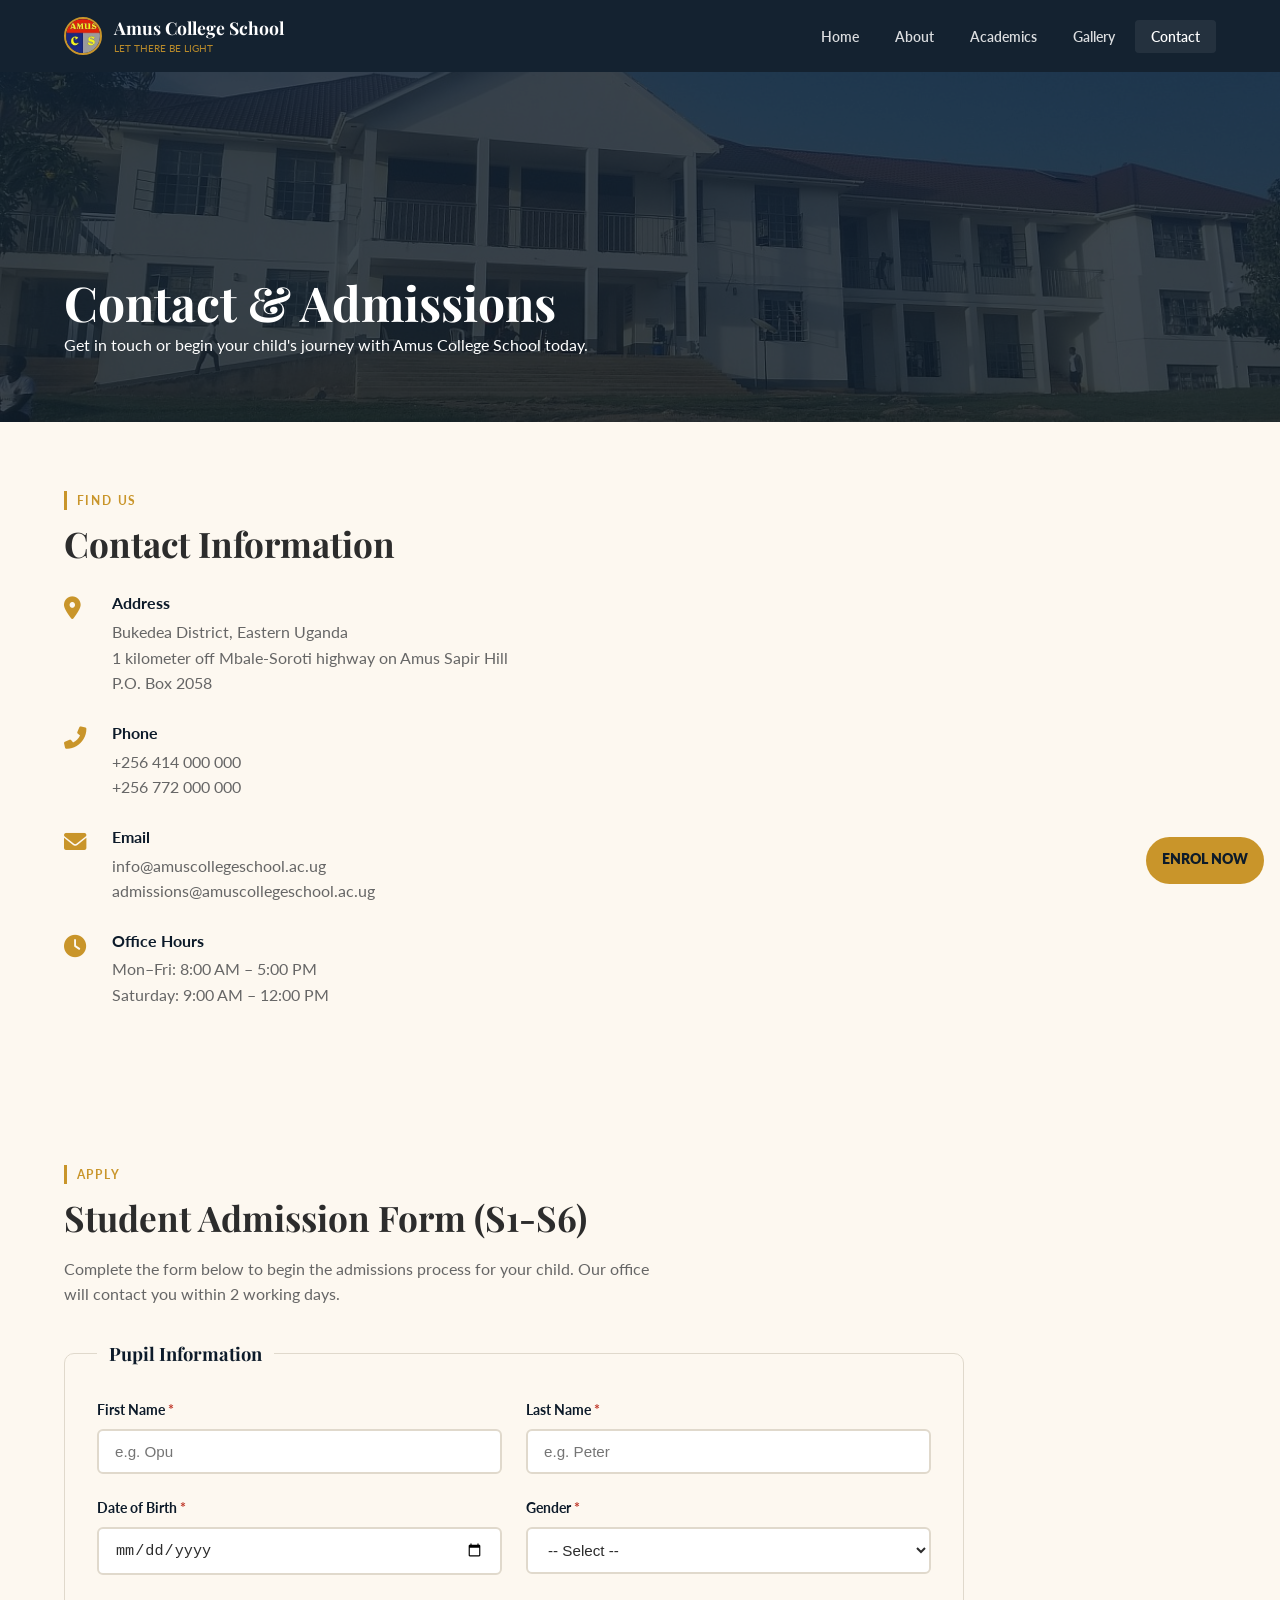
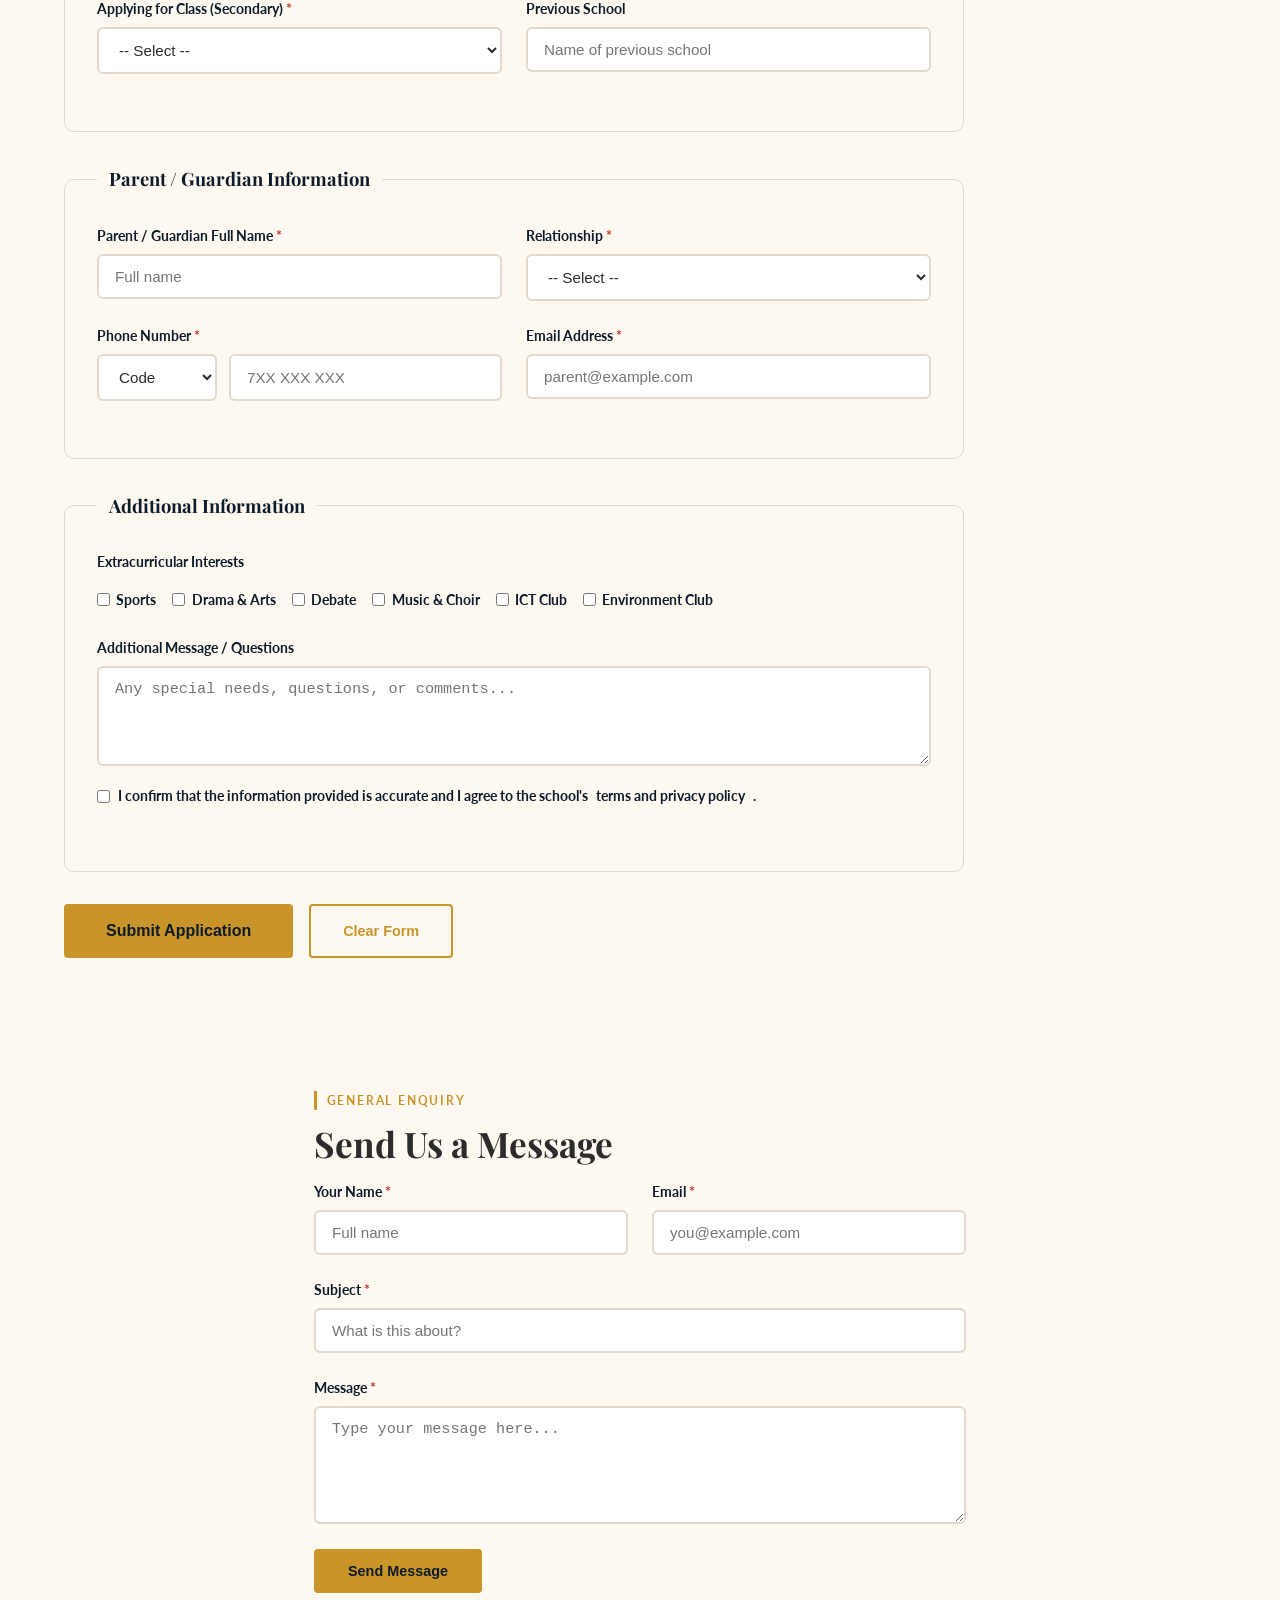
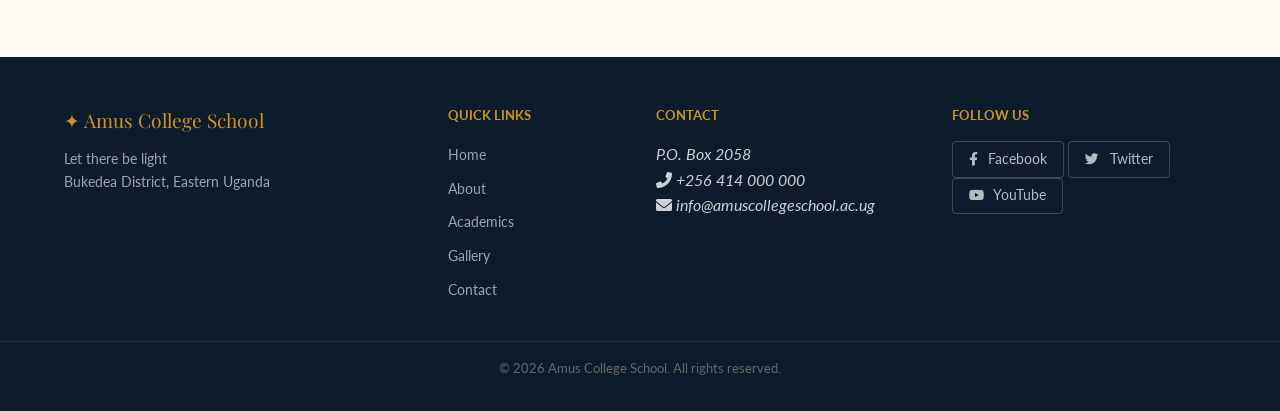
<file: contact.html>
<!DOCTYPE html>
<html lang="en">
<head>
  <meta charset="UTF-8" />
  <meta name="viewport" content="width=device-width, initial-scale=1.0" />
  <title>Amus College School – Contact &amp; Registration</title>
  <!-- Google Fonts -->
  <link rel="preconnect" href="https://fonts.googleapis.com">
  <link rel="preconnect" href="https://fonts.gstatic.com" crossorigin>
  <link href="https://fonts.googleapis.com/css2?family=Playfair+Display:ital,wght@0,700;0,900;1,700&family=Lato:wght@400;600;700&display=swap" rel="stylesheet">
  <!-- Font Awesome 6 -->
  <link rel="stylesheet" href="https://cdnjs.cloudflare.com/ajax/libs/font-awesome/6.0.0-beta3/css/all.min.css">
  <link rel="stylesheet" href="style.css" />
  <style>
    /* Additional consistency fixes */
    .logo-block > div {
      display: flex;
      flex-direction: column;
      align-items: flex-start;
      line-height: 1.2;
    }
    .logo-name {
      margin-bottom: 0.1rem;
    }
    .logo-tag {
      font-size: 0.65rem;
      color: var(--gold);
      text-transform: uppercase;
      opacity: 0.9;
    }
    .contact-info-list {
      list-style: none;
      margin-top: 1.5rem;
    }
    .contact-info-list li {
      display: flex;
      gap: 1rem;
      align-items: flex-start;
      margin-bottom: 1.5rem;
    }
    .ci-icon {
      font-size: 1.4rem;
      color: var(--gold);
      width: 2rem;
    }
    .contact-info-list strong {
      display: block;
      color: var(--navy);
      font-weight: 700;
      margin-bottom: 0.2rem;
    }
    .contact-info-list p {
      color: var(--text-light);
      margin: 0;
    }
    .form-success {
      background: #d4edda;
      border: 1px solid #c3e6cb;
      border-radius: 12px;
      padding: 2rem;
      text-align: center;
      color: #155724;
      margin-bottom: 2rem;
    }
    .form-success.hidden {
      display: none;
    }
    .success-icon {
      font-size: 2.5rem;
      margin-bottom: 0.5rem;
      color: #28a745;
    }
    .required {
      color: #c0392b;
    }
    .phone-split {
      display: grid;
      grid-template-columns: 120px 1fr;
      gap: 0.75rem;
    }
    .checkbox-group {
      display: flex;
      flex-wrap: wrap;
      gap: 1rem;
      margin-top: 0.5rem;
    }
    .checkbox-group label {
      display: flex;
      align-items: center;
      gap: 0.4rem;
      font-size: 0.9rem;
      cursor: pointer;
    }
    .checkbox-single {
      display: flex;
      align-items: center;
      gap: 0.5rem;
      cursor: pointer;
    }
    .form-submit-row {
      display: flex;
      gap: 1rem;
      margin-top: 1rem;
      flex-wrap: wrap;
    }
    .btn-outline {
      background: transparent;
      border: 2px solid var(--gold);
      color: var(--gold);
    }
    .btn-outline:hover {
      background: var(--gold);
      color: var(--navy);
    }
    /* Ensure footer social buttons have icons */
    .social-btn i {
      margin-right: 0.4rem;
    }
    /* Make contact section two-col layout work */
    .two-col {
      display: grid;
      grid-template-columns: 1fr 1fr;
      gap: 3rem;
      align-items: start;
    }
    /* Force banner text to white */
    .banner-content h1, .banner-content p {
      color: #ffffff;
    }
    @media (max-width: 768px) {
      .two-col {
        grid-template-columns: 1fr;
      }
      .phone-split {
        grid-template-columns: 1fr;
      }
    }

    /* ========== MOBILE HEADER FIX – Far left logo, far right hamburger ========== */
    @media (max-width: 768px) {
      #main-header {
        display: flex !important;
        height: var(--header-h) !important;
        background: var(--navy) !important;
        backdrop-filter: none !important;
        position: fixed;
        top: 0;
        left: 0;
        right: 0;
        z-index: 1000;
      }
      .header-inner {
        display: flex;
        align-items: center;
        justify-content: space-between; /* pushes logo left, hamburger right */
        width: 100%;
        padding: 0 1.5rem;
      }
      .logo-block {
        flex: 0 0 auto; /* prevents stretching */
      }
      .hamburger {
        display: flex !important;
        position: relative !important;
        right: auto !important;
        top: auto !important;
        margin-left: auto; /* ensures far right */
        order: 2; /* makes sure it's last */
      }
      #main-nav {
        position: fixed;
        top: var(--header-h);
        left: 0;
        right: 0;
        background: var(--navy);
        padding: 1rem 1.5rem;
        transform: translateY(-200%);
        transition: transform 0.3s ease;
        z-index: 999;
        order: 1;
      }
      #main-nav.open {
        transform: translateY(0);
        display: block !important;
      }
      #main-nav ul {
        flex-direction: column;
        gap: 0;
      }
      .nav-link {
        display: block;
        padding: 0.75rem 0;
        border-bottom: 1px solid rgba(255,255,255,0.07);
      }
      /* Hide the desktop nav on mobile (it's already hidden by global, but ensure) */
      #main-nav:not(.open) {
        display: block; /* needed for transform, but content is off-screen */
      }
    }
  </style>
</head>
<body data-page-title="Contact & Admissions">

  <!-- HEADER / NAV -->
  <header id="main-header">
    <div class="header-inner">
      <div class="logo-block">
        <div class="logo-crest"><img src="images/sd_634c3c886d6c9.jpg" alt="Amus College School logo" /></div>
        <div>
          <span class="logo-name">Amus College School</span>
          <span class="logo-tag">Let there be light</span>
        </div>
      </div>
      <nav id="main-nav">
        <ul>
          <li><a href="index.html" class="nav-link">Home</a></li>
          <li><a href="about.html" class="nav-link">About</a></li>
          <li><a href="academics.html" class="nav-link">Academics</a></li>
          <li><a href="gallery.html" class="nav-link">Gallery</a></li>
          <li><a href="contact.html" class="nav-link active">Contact</a></li>
        </ul>
      </nav>
      <button class="hamburger" id="hamburger" aria-label="Toggle menu">
        <span></span><span></span><span></span>
      </button>
    </div>
  </header>

  <!-- PAGE BANNER -->
  <section class="page-banner" style="background-image: url('images/sd_63274e34be51c.jpg')">
    <div class="banner-overlay"></div>
    <div class="banner-content">
      <h1>Contact &amp; Admissions</h1>
      <p>Get in touch or begin your child's journey with Amus College School today.</p>
    </div>
  </section>

  <!-- CONTACT INFO -->
  <section class="section-pad">
    <div class="container two-col">
      <div>
        <span class="section-label">Find Us</span>
        <h2>Contact Information</h2>
        <ul class="contact-info-list">
          <li>
            <div class="ci-icon"><i class="fas fa-map-marker-alt"></i></div>
            <div>
              <strong>Address</strong>
              <p>Bukedea District, Eastern Uganda<br />1 kilometer off Mbale-Soroti highway on Amus Sapir Hill<br />P.O. Box 2058</p>
            </div>
          </li>
          <li>
            <div class="ci-icon"><i class="fas fa-phone-alt"></i></div>
            <div>
              <strong>Phone</strong>
              <p>+256 414 000 000<br />+256 772 000 000</p>
            </div>
          </li>
          <li>
            <div class="ci-icon"><i class="fas fa-envelope"></i></div>
            <div>
              <strong>Email</strong>
              <p>info@amuscollegeschool.ac.ug<br />admissions@amuscollegeschool.ac.ug</p>
            </div>
          </li>
          <li>
            <div class="ci-icon"><i class="fas fa-clock"></i></div>
            <div>
              <strong>Office Hours</strong>
              <p>Mon–Fri: 8:00 AM – 5:00 PM<br />Saturday: 9:00 AM – 12:00 PM</p>
            </div>
          </li>
        </ul>
      </div>
      <div>
        <!-- Map placeholder removed -->
      </div>
    </div>
  </section>

  <!-- REGISTRATION FORM -->
  <section class="section-pad bg-light" id="registration">
    <div class="container">
      <span class="section-label">Apply</span>
      <h2>Student Admission Form (S1-S6)</h2>
      <p class="form-intro">Complete the form below to begin the admissions process for your child. Our office will contact you within 2 working days.</p>

      <div id="form-success" class="form-success hidden">
        <div class="success-icon"><i class="fas fa-check-circle"></i></div>
        <h3>Application Submitted!</h3>
        <p>Thank you! We have received your registration. Our admissions team will reach out within 2 working days.</p>
        <button class="btn btn-primary" id="form-reset-btn">Submit Another</button>
      </div>

      <form id="registration-form" class="reg-form" novalidate>
        <!-- PERSONAL INFO -->
        <fieldset>
          <legend>Pupil Information</legend>
          <div class="form-row">
            <div class="form-group">
              <label for="first-name">First Name <span class="required">*</span></label>
              <input type="text" id="first-name" name="first-name" placeholder="e.g. Opu" />
              <span class="error-msg" id="err-first-name"></span>
            </div>
            <div class="form-group">
              <label for="last-name">Last Name <span class="required">*</span></label>
              <input type="text" id="last-name" name="last-name" placeholder="e.g. Peter" />
              <span class="error-msg" id="err-last-name"></span>
            </div>
          </div>
          <div class="form-row">
            <div class="form-group">
              <label for="dob">Date of Birth <span class="required">*</span></label>
              <input type="date" id="dob" name="dob" />
              <span class="error-msg" id="err-dob"></span>
            </div>
            <div class="form-group">
              <label for="gender">Gender <span class="required">*</span></label>
              <select id="gender" name="gender">
                <option value="">-- Select --</option>
                <option value="female">Female</option>
                <option value="male">Male</option>
              </select>
              <span class="error-msg" id="err-gender"></span>
            </div>
          </div>
          <div class="form-row">
            <div class="form-group">
              <label for="grade">Applying for Class (Secondary) <span class="required">*</span></label>
              <select id="grade" name="grade">
                <option value="">-- Select --</option>
                <option value="s1">S1 (Senior 1)</option>
                <option value="s2">S2 (Senior 2)</option>
                <option value="s3">S3 (Senior 3)</option>
                <option value="s4">S4 (Senior 4)</option>
                <option value="s5">S5 (Senior 5)</option>
                <option value="s6">S6 (Senior 6)</option>
              </select>
              <span class="error-msg" id="err-grade"></span>
            </div>
            <div class="form-group">
              <label for="prev-school">Previous School</label>
              <input type="text" id="prev-school" name="prev-school" placeholder="Name of previous school" />
            </div>
          </div>
        </fieldset>

        <!-- PARENT / GUARDIAN INFO -->
        <fieldset>
          <legend>Parent / Guardian Information</legend>
          <div class="form-row">
            <div class="form-group">
              <label for="parent-name">Parent / Guardian Full Name <span class="required">*</span></label>
              <input type="text" id="parent-name" name="parent-name" placeholder="Full name" />
              <span class="error-msg" id="err-parent-name"></span>
            </div>
            <div class="form-group">
              <label for="relationship">Relationship <span class="required">*</span></label>
              <select id="relationship" name="relationship">
                <option value="">-- Select --</option>
                <option value="father">Father</option>
                <option value="mother">Mother</option>
                <option value="guardian">Legal Guardian</option>
                <option value="other">Other</option>
              </select>
              <span class="error-msg" id="err-relationship"></span>
            </div>
          </div>
          <div class="form-row">
            <div class="form-group">
              <label for="country-code">Phone Number <span class="required">*</span></label>
              <div class="phone-split">
                <select id="country-code" name="country-code">
                  <option value="">Code</option>
                  <option value="+256">+256 Uganda</option>
                  <option value="+254">+254 Kenya</option>
                  <option value="+255">+255 Tanzania</option>
                  <option value="+250">+250 Rwanda</option>
                  <option value="+1">+1 United States</option>
                  <option value="+44">+44 United Kingdom</option>
                </select>
                <input type="tel" id="phone-number" name="phone-number" placeholder="7XX XXX XXX" />
              </div>
              <span class="error-msg" id="err-phone"></span>
            </div>
            <div class="form-group">
              <label for="email">Email Address <span class="required">*</span></label>
              <input type="email" id="email" name="email" placeholder="parent@example.com" />
              <span class="error-msg" id="err-email"></span>
            </div>
          </div>
        </fieldset>

        <!-- ADDITIONAL -->
        <fieldset>
          <legend>Additional Information</legend>
          <div class="form-group">
            <label>Extracurricular Interests</label>
            <div class="checkbox-group">
              <label><input type="checkbox" name="interests" value="sports" /> Sports</label>
              <label><input type="checkbox" name="interests" value="drama" /> Drama &amp; Arts</label>
              <label><input type="checkbox" name="interests" value="debate" /> Debate</label>
              <label><input type="checkbox" name="interests" value="music" /> Music &amp; Choir</label>
              <label><input type="checkbox" name="interests" value="ict" /> ICT Club</label>
              <label><input type="checkbox" name="interests" value="environment" /> Environment Club</label>
            </div>
          </div>
          <div class="form-group">
            <label for="message">Additional Message / Questions</label>
            <textarea id="message" name="message" rows="4" placeholder="Any special needs, questions, or comments..."></textarea>
          </div>
          <div class="form-group">
            <label class="checkbox-single">
              <input type="checkbox" id="agree" name="agree" />
              I confirm that the information provided is accurate and I agree to the school's <a href="#">terms and privacy policy</a>.
            </label>
            <span class="error-msg" id="err-agree"></span>
          </div>
        </fieldset>

        <div class="form-submit-row">
          <button type="submit" class="btn btn-primary btn-large">Submit Application</button>
          <button type="reset" class="btn btn-outline">Clear Form</button>
        </div>
      </form>
    </div>
  </section>

  <!-- GENERAL ENQUIRY FORM -->
  <section class="section-pad">
    <div class="container" style="max-width:700px">
      <span class="section-label">General Enquiry</span>
      <h2>Send Us a Message</h2>
      <form id="contact-form" class="reg-form" novalidate>
        <div class="form-row">
          <div class="form-group">
            <label for="c-name">Your Name <span class="required">*</span></label>
            <input type="text" id="c-name" placeholder="Full name" />
            <span class="error-msg" id="err-c-name"></span>
          </div>
          <div class="form-group">
            <label for="c-email">Email <span class="required">*</span></label>
            <input type="email" id="c-email" placeholder="you@example.com" />
            <span class="error-msg" id="err-c-email"></span>
          </div>
        </div>
        <div class="form-group">
          <label for="c-subject">Subject <span class="required">*</span></label>
          <input type="text" id="c-subject" placeholder="What is this about?" />
          <span class="error-msg" id="err-c-subject"></span>
        </div>
        <div class="form-group">
          <label for="c-message">Message <span class="required">*</span></label>
          <textarea id="c-message" rows="5" placeholder="Type your message here..."></textarea>
          <span class="error-msg" id="err-c-message"></span>
        </div>
        <button type="submit" class="btn btn-primary">Send Message</button>
        <div id="contact-success" class="form-success hidden" style="margin-top:1rem">
          <p><i class="fas fa-check-circle"></i> Message sent! We will reply within 2 working days.</p>
        </div>
      </form>
    </div>
  </section>

  <!-- FOOTER -->
  <footer id="main-footer">
    <div class="footer-inner">
      <div class="footer-col">
        <div class="footer-logo">✦ Amus College School</div>
        <p>Let there be light<br />Bukedea District, Eastern Uganda</p>
      </div>
      <div class="footer-col">
        <h5>Quick Links</h5>
        <ul>
          <li><a href="index.html">Home</a></li>
          <li><a href="about.html">About</a></li>
          <li><a href="academics.html">Academics</a></li>
          <li><a href="gallery.html">Gallery</a></li>
          <li><a href="contact.html">Contact</a></li>
        </ul>
      </div>
      <div class="footer-col">
        <h5>Contact</h5>
        <address>
          P.O. Box 2058<br />
          <i class="fas fa-phone-alt"></i> +256 414 000 000<br />
          <i class="fas fa-envelope"></i> info@amuscollegeschool.ac.ug
        </address>
      </div>
      <div class="footer-col">
        <h5>Follow Us</h5>
        <div class="social-links">
          <a href="#" class="social-btn"><i class="fab fa-facebook-f"></i> Facebook</a>
          <a href="#" class="social-btn"><i class="fab fa-twitter"></i> Twitter</a>
          <a href="#" class="social-btn"><i class="fab fa-youtube"></i> YouTube</a>
        </div>
      </div>
    </div>
    <div class="footer-bottom"><p>&copy; 2026 Amus College School. All rights reserved.</p></div>
  </footer>

  <!-- FLOATING CTA -->
  <a href="contact.html#registration" class="floating-enrol-btn">Enrol Now</a>

  <script>
    (function() {
      // Brand injection
      const brand = { name: 'Amus College School', tagline: 'Let there be light' };
      document.querySelectorAll('.logo-name').forEach(el => el.textContent = brand.name);
      document.querySelectorAll('.logo-tag').forEach(el => el.textContent = brand.tagline);
      const footerLogo = document.querySelector('.footer-logo');
      if (footerLogo) footerLogo.innerHTML = `✦ ${brand.name}`;
      
      // Page title
      const pageTitle = document.body.getAttribute('data-page-title');
      if (pageTitle) document.title = `${brand.name} – ${pageTitle}`;

      // Header scroll shadow
      const header = document.getElementById('main-header');
      if (header) {
        window.addEventListener('scroll', () => {
          header.style.boxShadow = window.scrollY > 30 ? '0 4px 24px rgba(0,0,0,0.4)' : '';
        });
      }

      // Hamburger menu
      const hamburger = document.getElementById('hamburger');
      const mainNav = document.getElementById('main-nav');
      if (hamburger && mainNav) {
        hamburger.addEventListener('click', () => {
          const isOpen = mainNav.classList.toggle('open');
          hamburger.setAttribute('aria-expanded', isOpen);
          const spans = hamburger.querySelectorAll('span');
          if (isOpen) {
            spans[0].style.transform = 'rotate(45deg) translate(5px, 5px)';
            spans[1].style.opacity = '0';
            spans[2].style.transform = 'rotate(-45deg) translate(5px, -5px)';
          } else {
            spans.forEach(s => { s.style.transform = ''; s.style.opacity = ''; });
          }
        });
        mainNav.querySelectorAll('.nav-link').forEach(link => {
          link.addEventListener('click', () => {
            mainNav.classList.remove('open');
            hamburger.setAttribute('aria-expanded', 'false');
            hamburger.querySelectorAll('span').forEach(s => { s.style.transform = ''; s.style.opacity = ''; });
          });
        });
      }

      // Simple form validation (demo)
      const regForm = document.getElementById('registration-form');
      const contactForm = document.getElementById('contact-form');
      const formSuccess = document.getElementById('form-success');
      const contactSuccess = document.getElementById('contact-success');
      const resetBtn = document.getElementById('form-reset-btn');

      if (regForm) {
        regForm.addEventListener('submit', (e) => {
          e.preventDefault();
          let isValid = true;
          const required = ['first-name', 'last-name', 'dob', 'gender', 'grade', 'parent-name', 'relationship', 'phone-number', 'email', 'agree'];
          required.forEach(id => {
            const field = document.getElementById(id);
            if (field && !field.value) {
              isValid = false;
              const errSpan = document.getElementById(`err-${id}`);
              if (errSpan) errSpan.textContent = 'This field is required';
            } else {
              const errSpan = document.getElementById(`err-${id}`);
              if (errSpan) errSpan.textContent = '';
            }
          });
          if (isValid) {
            regForm.classList.add('hidden');
            formSuccess.classList.remove('hidden');
          }
        });
        if (resetBtn) {
          resetBtn.addEventListener('click', () => {
            regForm.classList.remove('hidden');
            formSuccess.classList.add('hidden');
            regForm.reset();
          });
        }
      }

      if (contactForm) {
        contactForm.addEventListener('submit', (e) => {
          e.preventDefault();
          let isValid = true;
          ['c-name', 'c-email', 'c-subject', 'c-message'].forEach(id => {
            const field = document.getElementById(id);
            if (field && !field.value) {
              isValid = false;
              const errSpan = document.getElementById(`err-${id}`);
              if (errSpan) errSpan.textContent = 'This field is required';
            } else {
              const errSpan = document.getElementById(`err-${id}`);
              if (errSpan) errSpan.textContent = '';
            }
          });
          if (isValid) {
            contactForm.reset();
            contactSuccess.classList.remove('hidden');
            setTimeout(() => contactSuccess.classList.add('hidden'), 5000);
          }
        });
      }
    })();
  </script>
</body>
</html>
</file>
<file: style.css>
:root {
  --navy: #0d1b2a;
  --gold: #c9952a;
  --gold-light: #f0c96a;
  --cream: #fdf8f0;
  --white: #ffffff;
  --text: #2c2c2c;
  --text-light: #666;
  --border: #e0d9cc;
  --light-bg: #f5f0e8;
  --header-h: 72px;
}

*, *::before, *::after { box-sizing: border-box; margin: 0; padding: 0; }
html { scroll-behavior: smooth; }

body {
  font-family: 'Lato', sans-serif;
  color: var(--text);
  background: var(--cream);
  line-height: 1.6;
}

a { color: inherit; text-decoration: none; }
img { max-width: 100%; display: block; }
ul { list-style: none; }

h1, h2, h3, h4 { font-family: 'Playfair Display', Georgia, serif; line-height: 1.25; }
h1 { font-size: clamp(2rem, 5vw, 3.5rem); }
h2 { font-size: clamp(1.5rem, 3vw, 2.2rem); margin-bottom: 1rem; }
h3 { font-size: 1.2rem; margin-bottom: 0.5rem; }

p { margin-bottom: 1rem; color: var(--text-light); }

.container { max-width: 1200px; margin: 0 auto; padding: 0 1.5rem; }
.section-pad { padding: 4rem 0; }
.bg-dark-alt { background: var(--navy); }

.section-label {
  display: inline-block;
  text-transform: uppercase;
  letter-spacing: 0.15em;
  font-size: 0.75rem;
  font-weight: 700;
  color: var(--gold);
  border-left: 3px solid var(--gold);
  padding-left: 0.6rem;
  margin-bottom: 0.75rem;
}

.two-col { display: grid; grid-template-columns: 1fr 1fr; gap: 3rem; align-items: center; }

.btn {
  display: inline-block;
  padding: 0.75rem 2rem;
  border-radius: 4px;
  font-weight: 700;
  font-size: 0.9rem;
  cursor: pointer;
  border: 2px solid transparent;
}
.btn-primary { background: var(--gold); color: var(--navy); border-color: var(--gold); }
.btn-outline { background: transparent; color: var(--white); border-color: var(--white); }
.btn-large { padding: 1rem 2.5rem; font-size: 1rem; }

#main-header {
  position: fixed;
  top: 0; left: 0; right: 0;
  z-index: 1000;
  height: var(--header-h);
  background: rgba(13, 27, 42, 0.97);
  backdrop-filter: blur(8px);
}

.header-inner {
  max-width: 1200px;
  margin: 0 auto;
  padding: 0 1.5rem;
  height: 100%;
  display: flex;
  align-items: center;
  justify-content: space-between;
}

.logo-block { display: flex; align-items: center; gap: 0.75rem; }
.logo-crest { width: 38px; height: 38px; border-radius: 50%; border: 2px solid var(--gold); display: grid; place-items: center; font-size: 0.78rem; font-weight: 800; color: var(--gold-light); }
.logo-crest img { width: 100%; height: 100%; object-fit: cover; border-radius: 50%; }
.logo-name { font-family: 'Playfair Display', serif; font-size: 1.1rem; font-weight: 700; color: var(--white); }
.logo-tag { font-size: 0.65rem; color: var(--gold); text-transform: uppercase; display: block; margin-top: 2px; }

.desktop-nav { display: none; } /* hidden — nav lives inside header-inner on desktop */
#main-header .header-inner { justify-content: space-between; }
#main-nav { display: flex; align-items: center; }
#main-nav ul { display: flex; align-items: center; gap: 0.25rem; padding: 0; }
.nav-link { padding: 0.5rem 1rem; color: rgba(255,255,255,0.85); font-size: 0.88rem; font-weight: 600; border-radius: 4px; transition: color 0.2s; }
.nav-link:hover, .nav-link.active { color: var(--white); background: rgba(255,255,255,0.07); }

.cta-nav { background: var(--gold) !important; color: var(--navy) !important; padding: 0.5rem 1.2rem; border-radius: 4px; }

.floating-enrol-btn {
  position: fixed;
  right: 1rem; bottom: 1rem;
  z-index: 1200;
  background: var(--gold);
  color: var(--navy);
  font-weight: 800;
  font-size: 0.85rem;
  text-transform: uppercase;
  padding: 0.8rem 1rem;
  border-radius: 999px;
}

.mobile-top-bar { display: none; }
.hamburger { display: none; flex-direction: column; justify-content: center; gap: 5px; background: var(--navy); border: 2px solid var(--gold); cursor: pointer; width: 44px; height: 44px; border-radius: 4px; }
.hamburger span { display: block; width: 24px; height: 2px; background: var(--white); margin: 0 auto; }

#hero { position: relative; height: 100vh; min-height: 600px; display: flex; align-items: center; justify-content: center; }
.slide { position: absolute; inset: 0; background-size: cover; background-position: center; opacity: 0; transition: opacity 1s ease; }
.slide.active { opacity: 1; }
.hero-overlay { position: absolute; inset: 0; background: rgba(13,27,42,0.7); z-index: 1; }
.hero-content { position: relative; z-index: 2; text-align: center; color: var(--white); padding: 2rem; max-width: 800px; }
.hero-title { font-family: 'Playfair Display', serif; font-size: clamp(2.5rem, 7vw, 5rem); font-weight: 900; margin-bottom: 1rem; }
.hero-desc { font-size: 1.1rem; color: rgba(255,255,255,0.85); margin-bottom: 2rem; }
.hero-btns { display: flex; gap: 1rem; justify-content: center; flex-wrap: wrap; }

.slide-dots { position: absolute; bottom: 2rem; left: 50%; transform: translateX(-50%); z-index: 3; display: flex; gap: 0.5rem; }
.slide-dot { width: 10px; height: 10px; border-radius: 50%; border: 2px solid var(--white); background: transparent; cursor: pointer; }
.slide-dot.active { background: var(--gold); border-color: var(--gold); }


#stats-strip { background: var(--gold); padding: 3rem 0; }
.stats-inner { max-width: 1200px; margin: 0 auto; padding: 0 1.5rem; display: grid; grid-template-columns: repeat(4, 1fr); gap: 2rem; text-align: center; }
.stat-num { font-family: 'Playfair Display', serif; font-size: 3rem; font-weight: 900; color: var(--navy); }
.stat-item p { color: var(--navy); font-weight: 600; font-size: 0.9rem; }

#welcome { padding: 5rem 0; }
.welcome-img { border-radius: 12px; width: 100%; object-fit: cover; }
.img-badge { position: absolute; bottom: -1rem; left: -1rem; background: var(--gold); color: var(--navy); font-family: 'Playfair Display', serif; font-weight: 900; font-size: 1.3rem; padding: 1rem 1.5rem; border-radius: 8px; }

#programs-highlight { padding: 4rem 0; background: var(--navy); }
#programs-highlight h2 { color: var(--white); }
.program-cards { display: grid; grid-template-columns: repeat(3, 1fr); gap: 1.5rem; margin-top: 2rem; }
.program-card { background: rgba(255,255,255,0.06); border: 1px solid rgba(255,255,255,0.1); border-radius: 12px; padding: 2rem; color: var(--white); }
.featured-card { border-color: var(--gold); background: rgba(201,149,42,0.12); }
.card-icon { font-size: 2.5rem; margin-bottom: 1rem; }

#news { padding: 4rem 0; }
.news-grid { display: grid; grid-template-columns: repeat(3, 1fr); gap: 1.5rem; margin-top: 2rem; }
.news-card { background: var(--white); border-radius: 10px; padding: 2rem; border: 1px solid var(--border); }
.news-date { font-size: 0.75rem; text-transform: uppercase; color: var(--gold); font-weight: 700; margin-bottom: 0.5rem; }
.news-card h4 { font-size: 1.05rem; margin-bottom: 0.5rem; color: var(--navy); }

#testimonials { padding: 4rem 0; background: var(--navy); }
#testimonials h2 { color: var(--white); margin-bottom: 2rem; }
.testi-card { display: none; background: rgba(255,255,255,0.06); border: 1px solid rgba(201,149,42,0.3); border-radius: 12px; padding: 2rem; max-width: 750px; margin: 0 auto; }
.testi-card.active-testi { display: block; }
.testi-quote { font-family: 'Playfair Display', serif; font-size: 1.1rem; font-style: italic; color: rgba(255,255,255,0.9); margin-bottom: 1.5rem; }
.testi-author strong { display: block; color: var(--gold); font-weight: 700; }
.testi-controls { display: flex; justify-content: center; gap: 1rem; margin-top: 2rem; }
.testi-controls button { width: 44px; height: 44px; border-radius: 50%; border: 2px solid var(--gold); background: transparent; color: var(--gold); font-size: 1.2rem; cursor: pointer; }

.page-banner { position: relative; height: 350px; display: flex; align-items: flex-end; padding-bottom: 3rem; background-size: cover; background-position: center; margin-top: var(--header-h); }
.banner-overlay { position: absolute; inset: 0; background: rgba(13,27,42,0.8); }
.banner-content { position: relative; z-index: 1; padding: 0 1.5rem; max-width: 1200px; margin: 0 auto; width: 100%; }
.banner-content h1 { color: var(--white); font-size: clamp(2rem, 5vw, 3rem); }

.styled-list { list-style: none; margin: 1rem 0; }
.styled-list li { padding: 0.4rem 0 0.4rem 1.5rem; position: relative; color: var(--text-light); }
.styled-list li::before { content: '✦'; position: absolute; left: 0; color: var(--gold); font-size: 0.6rem; top: 0.7rem; }

.timeline { position: relative; margin-top: 2rem; padding-left: 2.5rem; }
.timeline::before { content: ''; position: absolute; left: 0.5rem; top: 0; bottom: 0; width: 2px; background: var(--gold); }
.timeline-item { position: relative; margin-bottom: 2rem; }
.timeline-item::before { content: ''; position: absolute; left: -2.1rem; top: 0.3rem; width: 12px; height: 12px; border-radius: 50%; background: var(--gold); border: 3px solid var(--cream); }
.tl-year { font-family: 'Playfair Display', serif; font-size: 1.3rem; font-weight: 900; color: var(--gold); }

.table-wrap { overflow-x: auto; border-radius: 8px; margin-top: 1.5rem; }
.staff-table { width: 100%; border-collapse: collapse; font-size: 0.9rem; }
.staff-table thead tr { background: var(--navy); color: var(--white); }
.staff-table th, .staff-table td { padding: 0.9rem 1.25rem; text-align: left; border-bottom: 1px solid var(--border); }
.staff-table th { font-weight: 700; }

.values-grid { display: grid; grid-template-columns: repeat(3, 1fr); gap: 1.5rem; margin-top: 2rem; }
.value-card { background: rgba(255,255,255,0.06); border: 1px solid rgba(255,255,255,0.1); border-radius: 10px; padding: 1.75rem; text-align: center; color: var(--white); }
.value-card h4 { color: var(--gold-light); margin-bottom: 0.5rem; }

.tab-bar { display: flex; gap: 0.5rem; margin: 2rem 0; flex-wrap: wrap; }
.tab-btn { padding: 0.6rem 1.5rem; border: 2px solid var(--border); background: transparent; border-radius: 30px; font-weight: 700; font-size: 0.88rem; cursor: pointer; }
.tab-btn.active-tab { background: var(--navy); color: var(--gold); border-color: var(--navy); }
.tab-content { display: none; }
.tab-content.active-content { display: block; }

.filter-bar { display: flex; gap: 0.5rem; margin: 2rem 0; flex-wrap: wrap; }
.filter-btn { padding: 0.5rem 1.25rem; border: 2px solid var(--border); background: transparent; border-radius: 30px; font-size: 0.85rem; cursor: pointer; }
.filter-btn.active-filter { background: var(--navy); color: var(--gold); border-color: var(--navy); }

.gallery-grid { display: grid; grid-template-columns: repeat(4, 1fr); gap: 1rem; margin-top: 1rem; }
.gallery-item { position: relative; overflow: hidden; border-radius: 8px; aspect-ratio: 1 / 1; cursor: pointer; }
.gallery-item img { width: 100%; height: 100%; object-fit: cover; }
.gallery-overlay { position: absolute; inset: 0; background: linear-gradient(to top, rgba(13,27,42,0.85) 0%, transparent 60%); opacity: 0; display: flex; align-items: flex-end; padding: 1rem; }
.gallery-item:hover .gallery-overlay { opacity: 1; }
.gallery-overlay span { color: var(--white); font-size: 0.85rem; font-weight: 600; }
.gallery-item.hidden { display: none; }

.lightbox { position: fixed; inset: 0; z-index: 9000; display: flex; align-items: center; justify-content: center; gap: 1rem; padding: 1rem; background: rgba(0,0,0,0.9); }
.lightbox.hidden { display: none; }
.lightbox-img-wrap { text-align: center; max-width: 80vw; }
.lightbox-img-wrap img { max-height: 80vh; border-radius: 8px; }
#lightbox-caption { color: rgba(255,255,255,0.7); font-size: 0.9rem; margin-top: 0.75rem; }
.lightbox-close, .lightbox-prev, .lightbox-next { background: none; border: 2px solid rgba(255,255,255,0.5); color: var(--white); cursor: pointer; border-radius: 50%; width: 44px; height: 44px; font-size: 1.2rem; }
.lightbox-close { position: fixed; top: 1rem; right: 1rem; font-size: 1.5rem; }
.lightbox-close:hover, .lightbox-prev:hover, .lightbox-next:hover { background: var(--gold); border-color: var(--gold); color: var(--navy); }

.contact-info-list { list-style: none; margin-top: 1.5rem; }
.contact-info-list li { display: flex; gap: 1rem; align-items: flex-start; margin-bottom: 1.5rem; }
.ci-icon { font-size: 1.4rem; }
.contact-info-list strong { display: block; color: var(--navy); font-weight: 700; margin-bottom: 0.2rem; }

.map-placeholder { background: var(--white); border: 1px solid var(--border); border-radius: 12px; overflow: hidden; }
.map-inner { padding: 2rem; text-align: center; color: var(--text-light); }

.form-intro { color: var(--text-light); margin-bottom: 2rem; max-width: 600px; }
.reg-form { max-width: 900px; }
fieldset { border: 1px solid var(--border); border-radius: 10px; padding: 2rem; margin-bottom: 2rem; }
legend { font-family: 'Playfair Display', serif; font-size: 1.15rem; font-weight: 700; color: var(--navy); padding: 0 0.75rem; }
.form-row { display: grid; grid-template-columns: 1fr 1fr; gap: 1.5rem; }
.phone-split { display: grid; grid-template-columns: 120px 1fr; gap: 0.75rem; }
.form-group { display: flex; flex-direction: column; margin-bottom: 1.25rem; }
.form-group label { font-size: 0.85rem; font-weight: 700; color: var(--navy); margin-bottom: 0.4rem; }
.form-group input, .form-group select, .form-group textarea { padding: 0.75rem 1rem; border: 2px solid var(--border); border-radius: 6px; font-size: 0.95rem; color: var(--text); background: var(--white); outline: none; }
.form-group input:focus, .form-group select:focus, .form-group textarea:focus { border-color: var(--gold); }
.form-group input.error { border-color: #c0392b; }
.error-msg { color: #c0392b; font-size: 0.8rem; margin-top: 0.3rem; }
.checkbox-group { display: grid; grid-template-columns: repeat(3, 1fr); gap: 0.5rem; }
.checkbox-group label { display: flex; align-items: center; gap: 0.5rem; font-size: 0.9rem; cursor: pointer; }
.form-submit-row { display: flex; gap: 1rem; flex-wrap: wrap; margin-top: 1rem; }
.form-success { background: #d4edda; border: 1px solid #c3e6cb; border-radius: 10px; padding: 2rem; text-align: center; color: #155724; }
.form-success.hidden { display: none; }

#main-footer { background: var(--navy); color: rgba(255,255,255,0.8); padding: 3rem 0 0; }
.footer-inner { max-width: 1200px; margin: 0 auto; padding: 0 1.5rem 2rem; display: grid; grid-template-columns: 2fr 1fr 1.5fr 1.5fr; gap: 2rem; }
.footer-logo { font-family: 'Playfair Display', serif; font-size: 1.2rem; color: var(--gold); margin-bottom: 0.75rem; }
.footer-col p { font-size: 0.9rem; color: rgba(255,255,255,0.6); }
.footer-col h5 { font-size: 0.8rem; font-weight: 700; text-transform: uppercase; color: var(--gold); margin-bottom: 1rem; }
.footer-col ul li { margin-bottom: 0.5rem; }
.footer-col ul a { color: rgba(255,255,255,0.6); font-size: 0.9rem; }
.social-btn { display: inline-block; padding: 0.4rem 1rem; border: 1px solid rgba(255,255,255,0.2); border-radius: 4px; color: rgba(255,255,255,0.7); font-size: 0.85rem; }
.footer-bottom { border-top: 1px solid rgba(255,255,255,0.08); padding: 1rem 1.5rem; text-align: center; font-size: 0.82rem; color: rgba(255,255,255,0.4); }

body > section:first-of-type:not(#hero), .page-banner { margin-top: var(--header-h); }
@media (max-width: 768px) {
  body > section:first-of-type:not(#hero), .page-banner { margin-top: 60px; }
  #hero { margin-top: 60px; height: calc(100vh - 60px); }
}

@media (max-width: 1024px) {
  .stats-inner { grid-template-columns: repeat(2, 1fr); }
  .program-cards { grid-template-columns: 1fr; }
  .gallery-grid { grid-template-columns: repeat(3, 1fr); }
  .footer-inner { grid-template-columns: 1fr 1fr; }
  .values-grid { grid-template-columns: repeat(2, 1fr); }
}

@media (max-width: 768px) {
  .mobile-top-bar { display: flex; align-items: center; justify-content: space-between; position: fixed; top: 0; left: 0; right: 0; background: var(--navy); padding: 0.5rem 1rem; z-index: 1000; height: 60px; }
  .mobile-logo { display: flex; align-items: center; gap: 0.5rem; color: var(--white); font-family: 'Playfair Display', serif; font-size: 0.9rem; font-weight: 700; }
  .mobile-logo img { width: 32px; height: 32px; border-radius: 50%; border: 2px solid var(--gold); }
  .hamburger { display: flex; position: static; }
  .logo-tag { display: block; font-size: 0.6rem; }
  .header-inner { padding: 0 1rem; }
  .logo-block { max-width: calc(100% - 60px); }
  .logo-name { font-size: 0.85rem; max-width: 100%; }
  .two-col { grid-template-columns: 1fr; gap: 2rem; }
  .news-grid { grid-template-columns: 1fr; }
  .gallery-grid { grid-template-columns: repeat(2, 1fr); }
  .footer-inner { grid-template-columns: 1fr; }
  .form-row, .phone-split { grid-template-columns: 1fr; }
  .checkbox-group { grid-template-columns: repeat(2, 1fr); }
  .desktop-nav { display: none; }
  #main-header { display: block; height: 0; overflow: visible; background: transparent; backdrop-filter: none; }
  #main-nav { display: none; position: fixed; top: 60px; left: 0; right: 0; background: var(--navy); padding: 1.5rem; z-index: 1002; }
  #main-nav.open { display: block; }
  #main-nav ul { flex-direction: column; max-width: none; padding: 0; }
  .nav-link { display: block; padding: 0.75rem 0; background: none; }
  #hero { height: 70vh; min-height: 400px; }
  .page-banner { height: 220px; }
}

@media (max-width: 480px) {
  .gallery-grid { grid-template-columns: 1fr; }
  #hero { height: 60vh; min-height: 350px; }
}
</file>
